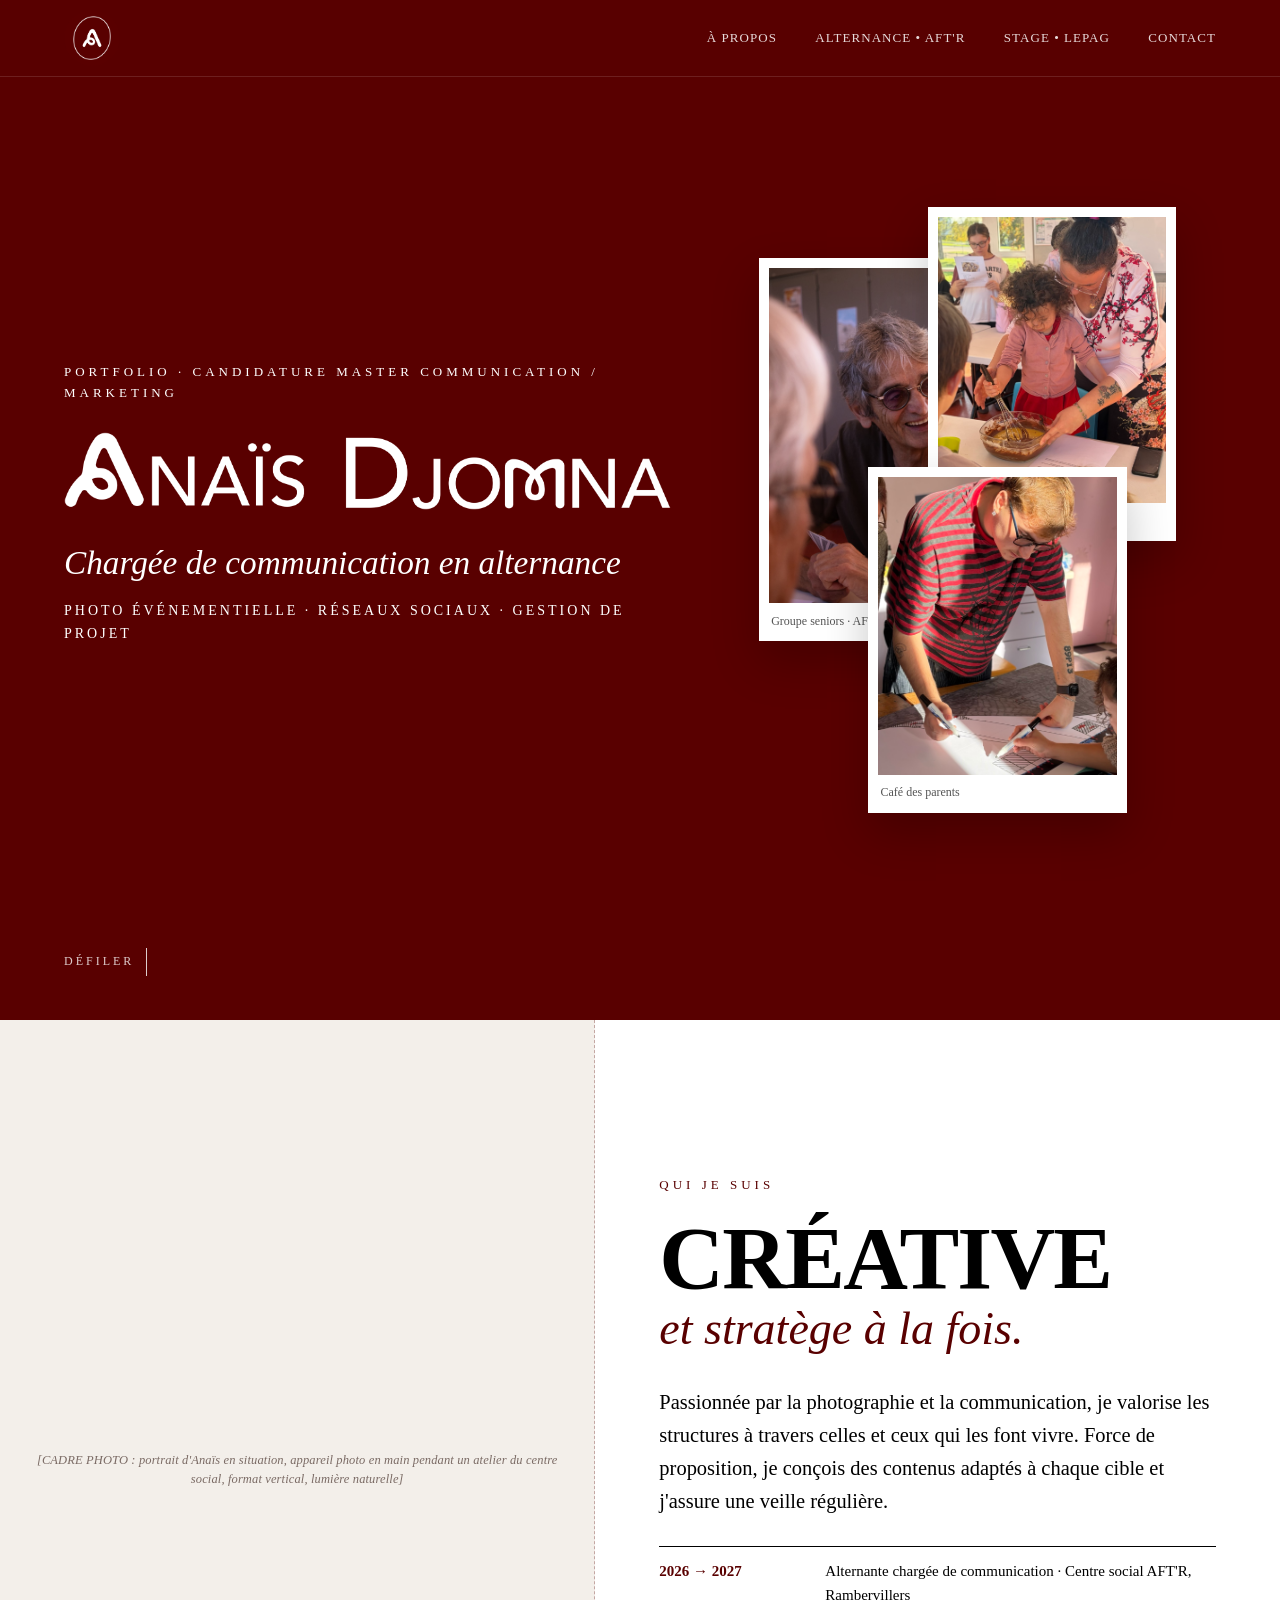
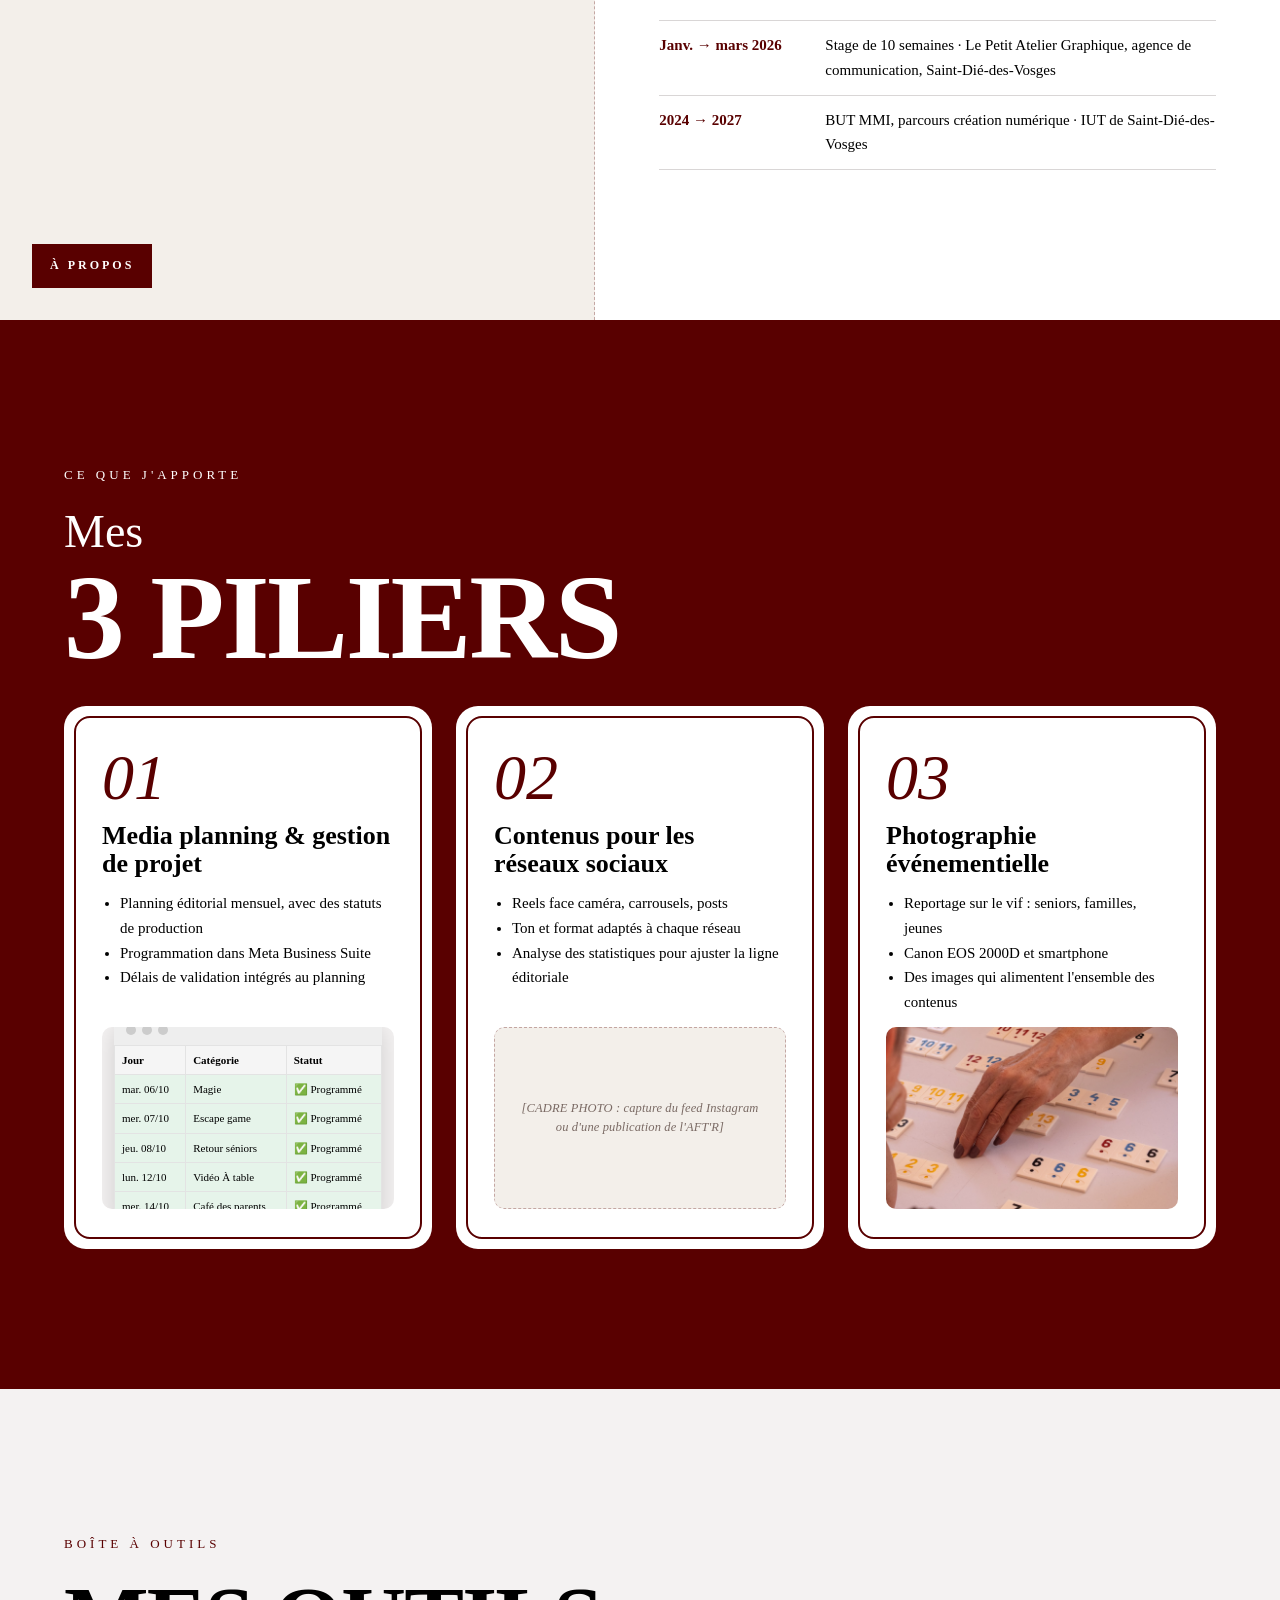
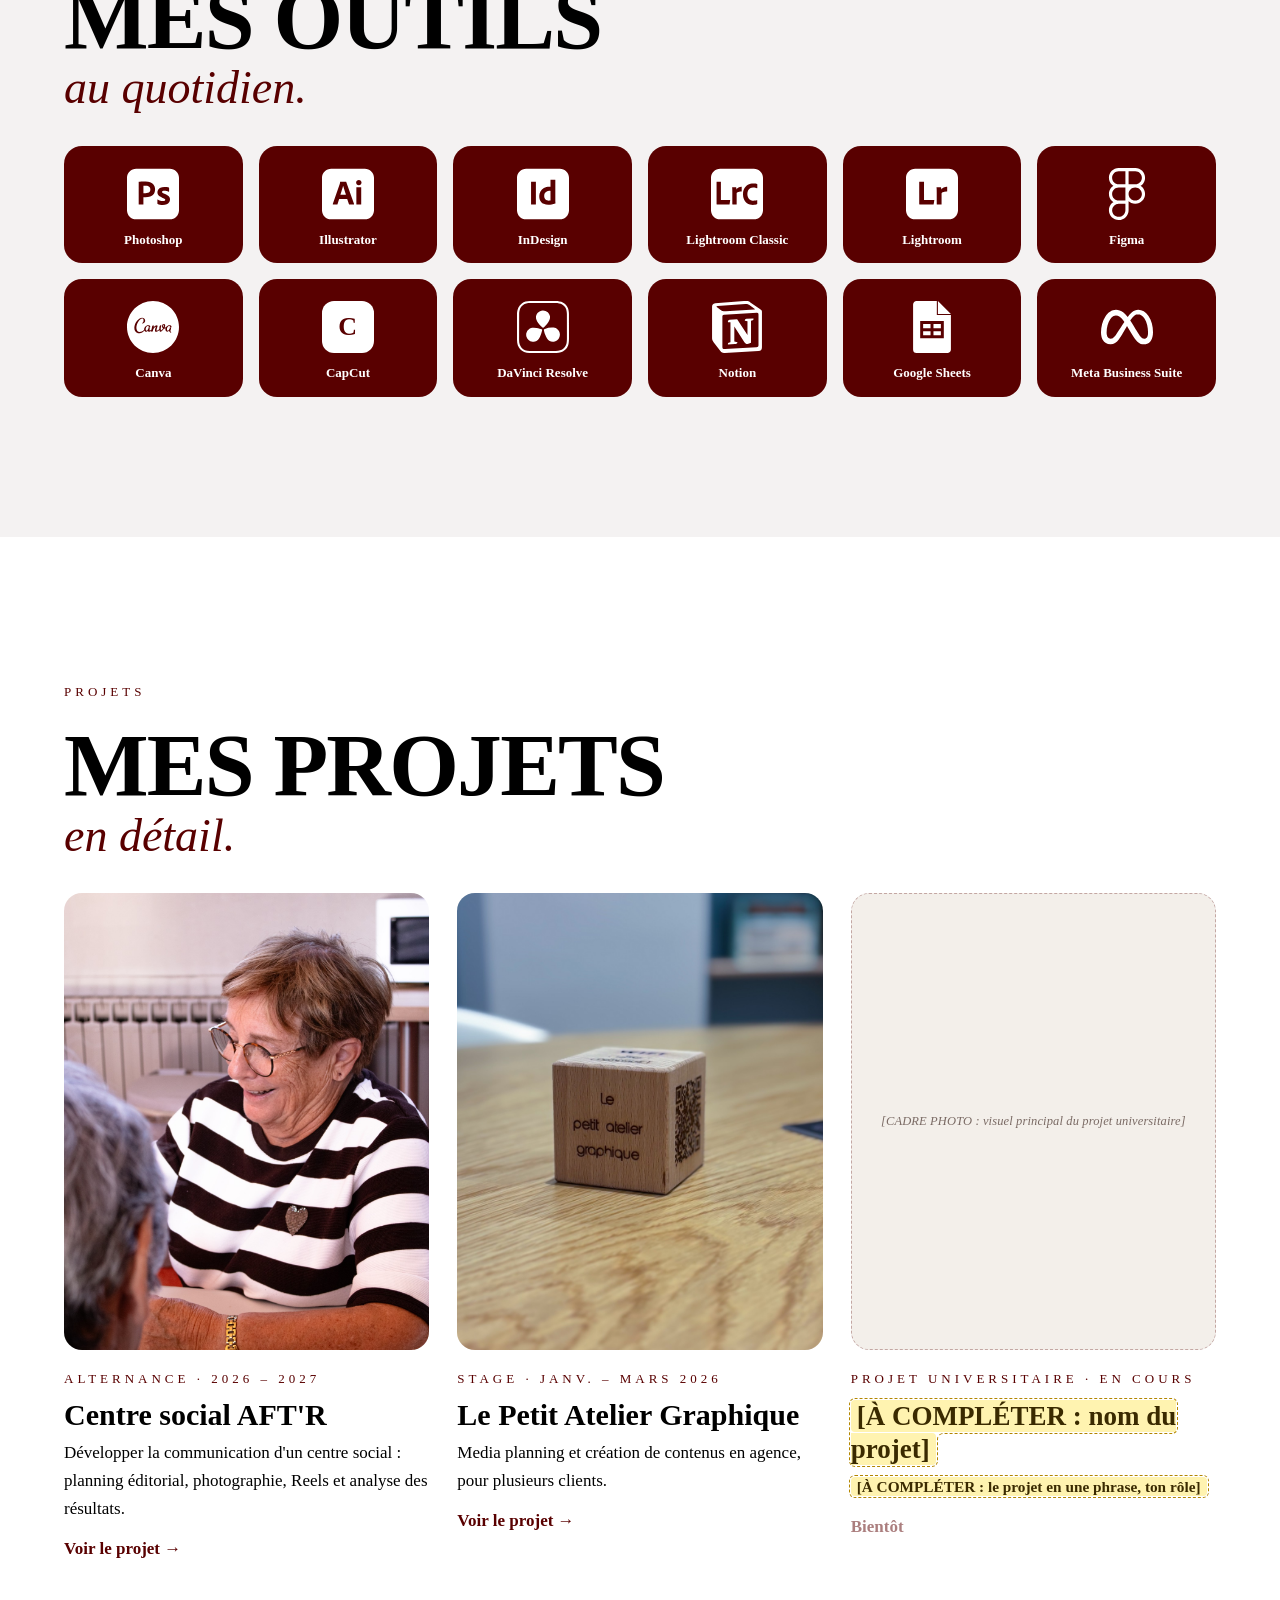
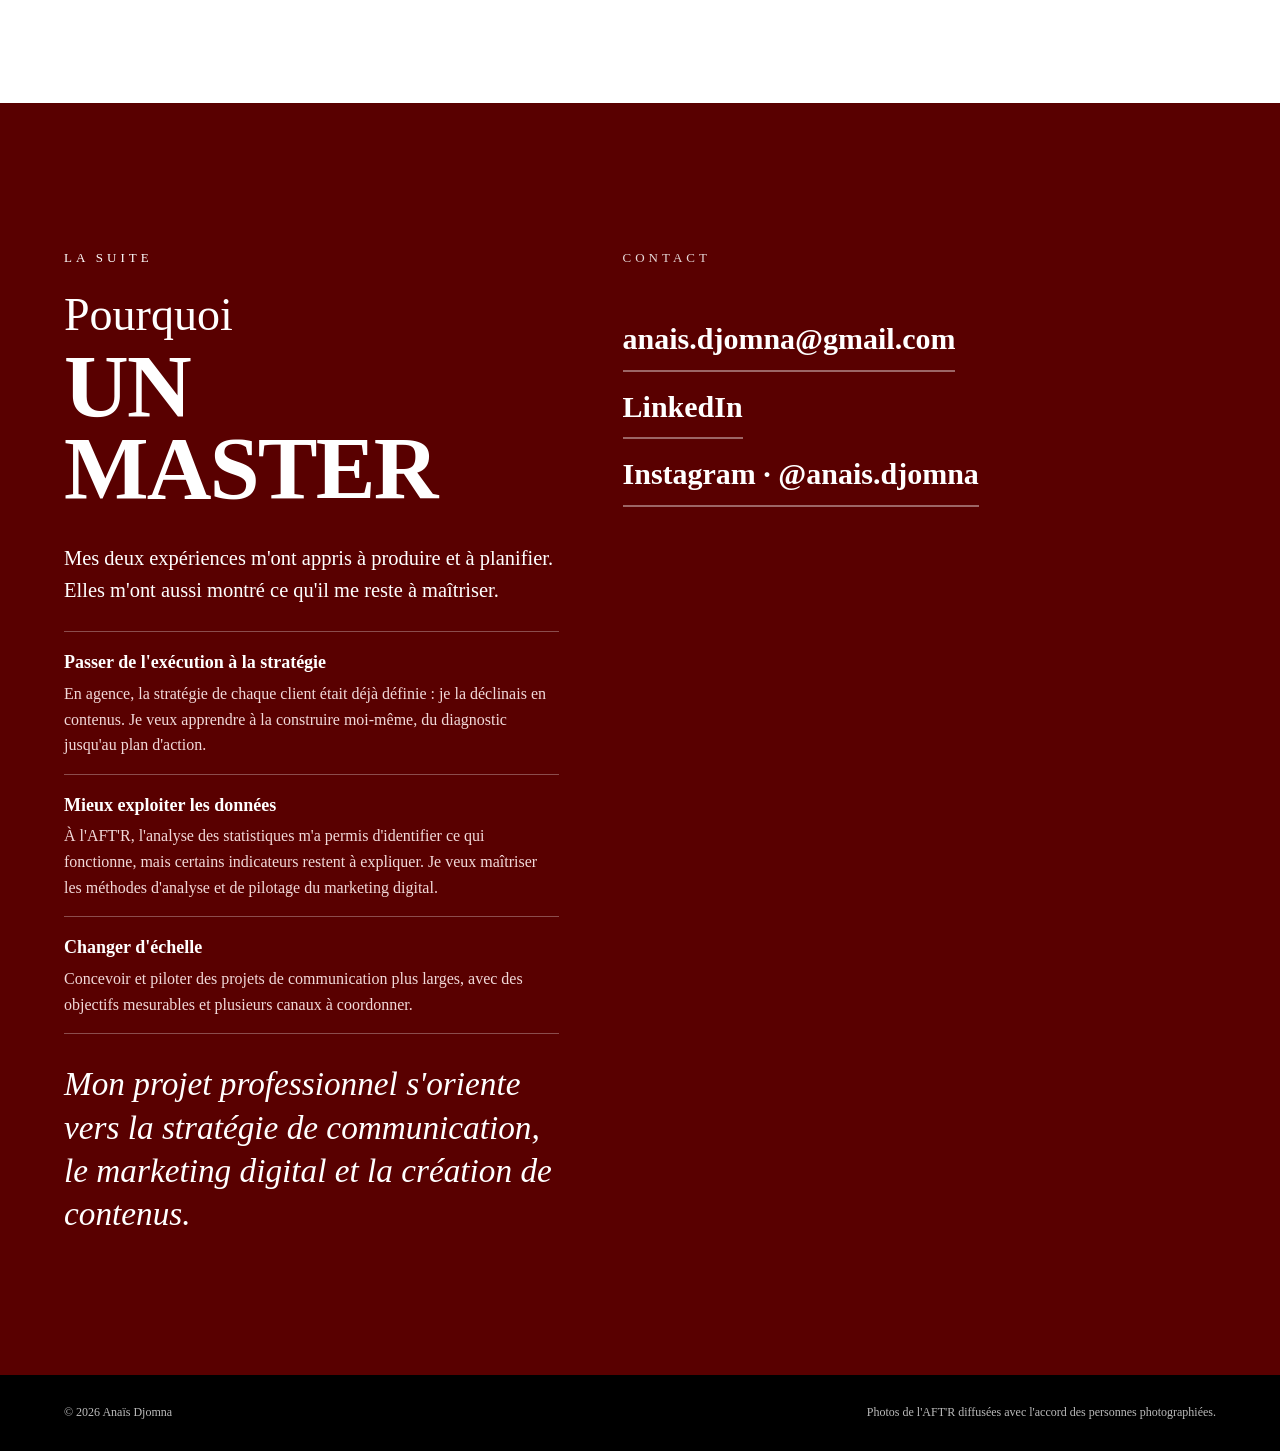
<file: index.html>
<!doctype html>
<html lang="fr">
<head>
<meta charset="utf-8">
<meta name="viewport" content="width=device-width, initial-scale=1">
<title>Anaïs Djomna · Portfolio</title>
<meta name="description" content="Portfolio de candidature en Master communication / marketing : photo événementielle, réseaux sociaux, gestion de projet.">
<link rel="preconnect" href="https://fonts.googleapis.com">
<link rel="preconnect" href="https://fonts.gstatic.com" crossorigin>
<link rel="stylesheet" href="https://fonts.googleapis.com/css2?family=Nunito+Sans:ital,wght@0,300;0,400;0,500;0,700;0,900;1,300&display=swap">
<link rel="icon" type="image/png" href="assets/brand/monogramme.png">
<link rel="stylesheet" href="css/style.css">
<script>document.documentElement.classList.add("js")</script>
</head>
<body>

<div class="progress" aria-hidden="true"></div>
<header class="topbar">
  <a class="brand" href="index.html" aria-label="Anaïs Djomna, retour à l'accueil"><img src="assets/brand/monogramme-blanc.png" alt="Anaïs Djomna" width="105" height="120"></a>
  <nav class="navbar" aria-label="Navigation principale"><a href="index.html#a-propos">À propos</a><a href="aftr.html">Alternance • AFT'R</a><a href="stage.html">Stage • LEPAG</a><a href="index.html#contact">Contact</a></nav>
  <button class="burger" type="button" aria-expanded="false" aria-controls="menu" aria-label="Ouvrir le menu"><span></span><span></span><span></span></button>
</header>
<nav class="menu" id="menu" aria-label="Menu principal" hidden>
  <ol>
    <li><a href="index.html#a-propos">À propos</a></li>
    <li><a href="aftr.html">Alternance • AFT'R</a></li>
    <li><a href="stage.html">Stage • LEPAG</a></li>
    <li><a href="index.html#contact">Contact</a></li>
  </ol>
</nav>

<main>
<!-- =====================================================
     01 · COUVERTURE (style A)
     ===================================================== -->
<section class="section section--a" id="couverture">
  <div class="wrap cover">
    <div>
      <p class="kicker reveal">Portfolio · Candidature Master communication / marketing</p>
      <h1 class="reveal d1 cover-logo"><img src="assets/brand/logo-blanc-grand.png" alt="Anaïs Djomna" width="1869" height="240"></h1>
      <p class="role reveal d2">Chargée de communication en alternance</p>
      <p class="meta reveal d3">Photo événementielle · Réseaux sociaux · Gestion de projet</p>
    </div>
    <div class="cover-photos" aria-hidden="false">
      <figure class="pola reveal d1"><img src="assets/img/seniors-2216.jpg" alt="Une participante du groupe seniors sourit pendant une partie de cartes"><figcaption>Groupe seniors · AFT'R</figcaption></figure>
      <figure class="pola reveal d2"><img src="assets/img/halloween-9510.jpg" alt="Une adulte et une enfant préparent une recette d'Halloween"><figcaption>Atelier cuisine d'Halloween</figcaption></figure>
      <figure class="pola reveal d3"><img src="assets/img/cafe-9031.jpg" alt="Un intervenant dessine avec les parents au Café des parents"><figcaption>Café des parents</figcaption></figure>
    </div>
  </div>
  <p class="scroll-hint">Défiler</p>
</section>

<!-- =====================================================
     À PROPOS + PARCOURS EN BREF (style B)
     ===================================================== -->
<section class="section--b split" id="a-propos">
  <div class="bleed">
    <div class="ph">[CADRE PHOTO : portrait d'Anaïs en situation, appareil photo en main pendant un atelier du centre social, format vertical, lumière naturelle]</div>
    <span class="tag">À propos</span>
  </div>
  <div class="content">
    <p class="kicker reveal">Qui je suis</p>
    <div class="title reveal d1">
      <span class="heavy md">Créative</span>
      <span class="light it">et stratège à la fois.</span>
    </div>
    <p class="lead reveal d2">Passionnée par la photographie et la communication, je valorise les structures à travers celles et ceux qui les font vivre. Force de proposition, je conçois des contenus adaptés à chaque cible et j'assure une veille régulière.</p>
    <ul class="mini-tl reveal d3">
      <li><b>2026 → 2027</b><span>Alternante chargée de communication · Centre social AFT'R, Rambervillers</span></li>
      <li><b>Janv. → mars 2026</b><span>Stage de 10 semaines · Le Petit Atelier Graphique, agence de communication, Saint-Dié-des-Vosges</span></li>
      <li><b>2024 → 2027</b><span>BUT MMI, parcours création numérique · IUT de Saint-Dié-des-Vosges</span></li>
    </ul>
  </div>
</section>

<!-- =====================================================
     MES 3 PILIERS (style A)
     ===================================================== -->
<section class="section section--a" id="piliers">
  <div class="wrap">
    <p class="kicker reveal">Ce que j'apporte</p>
    <div class="title reveal d1">
      <span class="light">Mes</span>
      <span class="heavy">3 piliers</span>
    </div>
    <div class="grid-3">
      <article class="pillar reveal">
        <div class="pillar-in">
          <span class="num">01</span>
          <h3>Media planning &amp; gestion de projet</h3>
          <ul>
            <li>Planning éditorial mensuel, avec des statuts de production</li>
            <li>Programmation dans Meta Business Suite</li>
            <li>Délais de validation intégrés au planning</li>
          </ul>
          <div class="thumb thumb--sheet" role="img" aria-label="Extrait de mon planning éditorial AFT'R, octobre 2026">
            <div class="screen">
              <div class="bar"><i></i><i></i><i></i></div>
              <table class="sheet" aria-hidden="true">
                <thead><tr><th>Jour</th><th>Catégorie</th><th>Statut</th></tr></thead>
                <tbody>
                  <tr class="ok"><td>mar. 06/10</td><td>Magie</td><td>✅ Programmé</td></tr>
                  <tr class="ok"><td>mer. 07/10</td><td>Escape game</td><td>✅ Programmé</td></tr>
                  <tr class="ok"><td>jeu. 08/10</td><td>Retour séniors</td><td>✅ Programmé</td></tr>
                  <tr class="ok"><td>lun. 12/10</td><td>Vidéo À table</td><td>✅ Programmé</td></tr>
                  <tr class="ok"><td>mer. 14/10</td><td>Café des parents</td><td>✅ Programmé</td></tr>
                </tbody>
              </table>
            </div>
          </div>
        </div>
      </article>
      <article class="pillar reveal d1">
        <div class="pillar-in">
          <span class="num">02</span>
          <h3>Contenus pour les réseaux sociaux</h3>
          <ul>
            <li>Reels face caméra, carrousels, posts</li>
            <li>Ton et format adaptés à chaque réseau</li>
            <li>Analyse des statistiques pour ajuster la ligne éditoriale</li>
          </ul>
          <div class="thumb"><div class="ph">[CADRE PHOTO : capture du feed Instagram ou d'une publication de l'AFT'R]</div></div>
        </div>
      </article>
      <article class="pillar reveal d2">
        <div class="pillar-in">
          <span class="num">03</span>
          <h3>Photographie événementielle</h3>
          <ul>
            <li>Reportage sur le vif : seniors, familles, jeunes</li>
            <li>Canon EOS 2000D et smartphone</li>
            <li>Des images qui alimentent l'ensemble des contenus</li>
          </ul>
          <div class="thumb"><img src="assets/img/seniors-2201.jpg" alt="Gros plan sur des mains qui posent des tuiles de jeu" loading="lazy"></div>
        </div>
      </article>
    </div>
  </div>
</section>

<!-- =====================================================
     BOÎTE À OUTILS (style B, vrais logos)
     ===================================================== -->
<section class="section section--b section--grey" id="outils" style="min-height:auto">
  <div class="wrap">
    <p class="kicker reveal">Boîte à outils</p>
    <div class="title reveal d1">
      <span class="heavy md">Mes outils</span>
      <span class="light it">au quotidien.</span>
    </div>
    <div class="logos reveal d2">
      <figure><img src="assets/logos/adobephotoshop.svg" alt=""><figcaption>Photoshop</figcaption></figure>
      <figure><img src="assets/logos/adobeillustrator.svg" alt=""><figcaption>Illustrator</figcaption></figure>
      <figure><img src="assets/logos/adobeindesign.svg" alt=""><figcaption>InDesign</figcaption></figure>
      <figure><img src="assets/logos/adobelightroomclassic.svg" alt=""><figcaption>Lightroom Classic</figcaption></figure>
      <figure><img src="assets/logos/adobelightroom.svg" alt=""><figcaption>Lightroom</figcaption></figure>
      <figure><img src="assets/logos/figma.svg" alt=""><figcaption>Figma</figcaption></figure>
      <figure><img src="assets/logos/canva.svg" alt=""><figcaption>Canva</figcaption></figure>
      <figure><span class="logo-txt" aria-hidden="true">C</span><figcaption>CapCut</figcaption></figure>
      <figure><img src="assets/logos/davinciresolve.svg" alt=""><figcaption>DaVinci Resolve</figcaption></figure>
      <figure><img src="assets/logos/notion.svg" alt=""><figcaption>Notion</figcaption></figure>
      <figure><img src="assets/logos/googlesheets.svg" alt=""><figcaption>Google Sheets</figcaption></figure>
      <figure><img src="assets/logos/meta.svg" alt=""><figcaption>Meta Business Suite</figcaption></figure>
    </div>
  </div>
</section>

<!-- =====================================================
     PROJETS (accueil)
     ===================================================== -->
<section class="section section--b" id="projets" style="min-height:auto">
  <div class="wrap">
    <p class="kicker reveal">Projets</p>
    <div class="title reveal d1">
      <span class="heavy md">Mes projets</span>
      <span class="light it">en détail.</span>
    </div>
    <div class="projects">
      <a class="project reveal" href="aftr.html">
        <div class="project-img"><img src="assets/img/seniors-2255.jpg" alt="Participante du groupe seniors qui sourit pendant un jeu" loading="lazy"></div>
        <p class="kicker">Alternance · 2026 – 2027</p>
        <h3>Centre social AFT'R</h3>
        <p>Développer la communication d'un centre social : planning éditorial, photographie, Reels et analyse des résultats.</p>
        <span class="more">Voir le projet →</span>
      </a>
      <a class="project reveal d1" href="stage.html">
        <div class="project-img"><img src="assets/img/stage-cube.jpg" alt="Cube en bois gravé « Le petit atelier graphique » posé sur un bureau" loading="lazy" style="object-position:center 52%"></div>
        <p class="kicker">Stage · janv. – mars 2026</p>
        <h3>Le Petit Atelier Graphique</h3>
        <p>Media planning et création de contenus en agence, pour plusieurs clients.</p>
        <span class="more">Voir le projet →</span>
      </a>
      <div class="project project--soon reveal d2">
        <div class="project-img"><div class="ph">[CADRE PHOTO : visuel principal du projet universitaire]</div></div>
        <p class="kicker">Projet universitaire · en cours</p>
        <h3><span class="missing">[À COMPLÉTER : nom du projet]</span></h3>
        <p><span class="missing">[À COMPLÉTER : le projet en une phrase, ton rôle]</span></p>
        <span class="more" style="opacity:.5">Bientôt</span>
      </div>
    </div>
  </div>
</section>

<!-- =====================================================
     17 · POURQUOI CE MASTER + CONTACT (style A)
     ===================================================== -->
<section class="section section--a" id="master">
  <div class="wrap grid-2">
    <div>
      <p class="kicker reveal">La suite</p>
      <div class="title reveal d1">
        <span class="light">Pourquoi</span>
        <span class="heavy md">un Master</span>
      </div>
      <p class="lead reveal d2">Mes deux expériences m'ont appris à produire et à planifier. Elles m'ont aussi montré ce qu'il me reste à maîtriser.</p>
      <ul class="reasons reveal d2">
        <li><b>Passer de l'exécution à la stratégie</b>En agence, la stratégie de chaque client était déjà définie : je la déclinais en contenus. Je veux apprendre à la construire moi-même, du diagnostic jusqu'au plan d'action.</li>
        <li><b>Mieux exploiter les données</b>À l'AFT'R, l'analyse des statistiques m'a permis d'identifier ce qui fonctionne, mais certains indicateurs restent à expliquer. Je veux maîtriser les méthodes d'analyse et de pilotage du marketing digital.</li>
        <li><b>Changer d'échelle</b>Concevoir et piloter des projets de communication plus larges, avec des objectifs mesurables et plusieurs canaux à coordonner.</li>
      </ul>
      <p class="quote reveal d3" style="margin-top:28px">Mon projet professionnel s'oriente vers la stratégie de communication, le marketing digital et la création de contenus.</p>
    </div>
    <div class="reveal d2">
      <p class="kicker" id="contact">Contact</p>
      <div class="contact-links">
        <a href="mailto:anais.djomna@gmail.com">anais.djomna@gmail.com</a>
        <a href="https://www.linkedin.com/in/ana%C3%AFs-djomna-1b5742347/" target="_blank" rel="noopener">LinkedIn</a>
        <a href="https://www.instagram.com/anais.djomna/" target="_blank" rel="noopener">Instagram · @anais.djomna</a>
      </div>
    </div>
  </div>
</section>

</main>

<footer class="footer">
  <span>© 2026 Anaïs Djomna</span>
  <span>Photos de l'AFT'R diffusées avec l'accord des personnes photographiées.</span>
</footer>

<script src="js/main.js"></script>
</body>
</html>
</file>
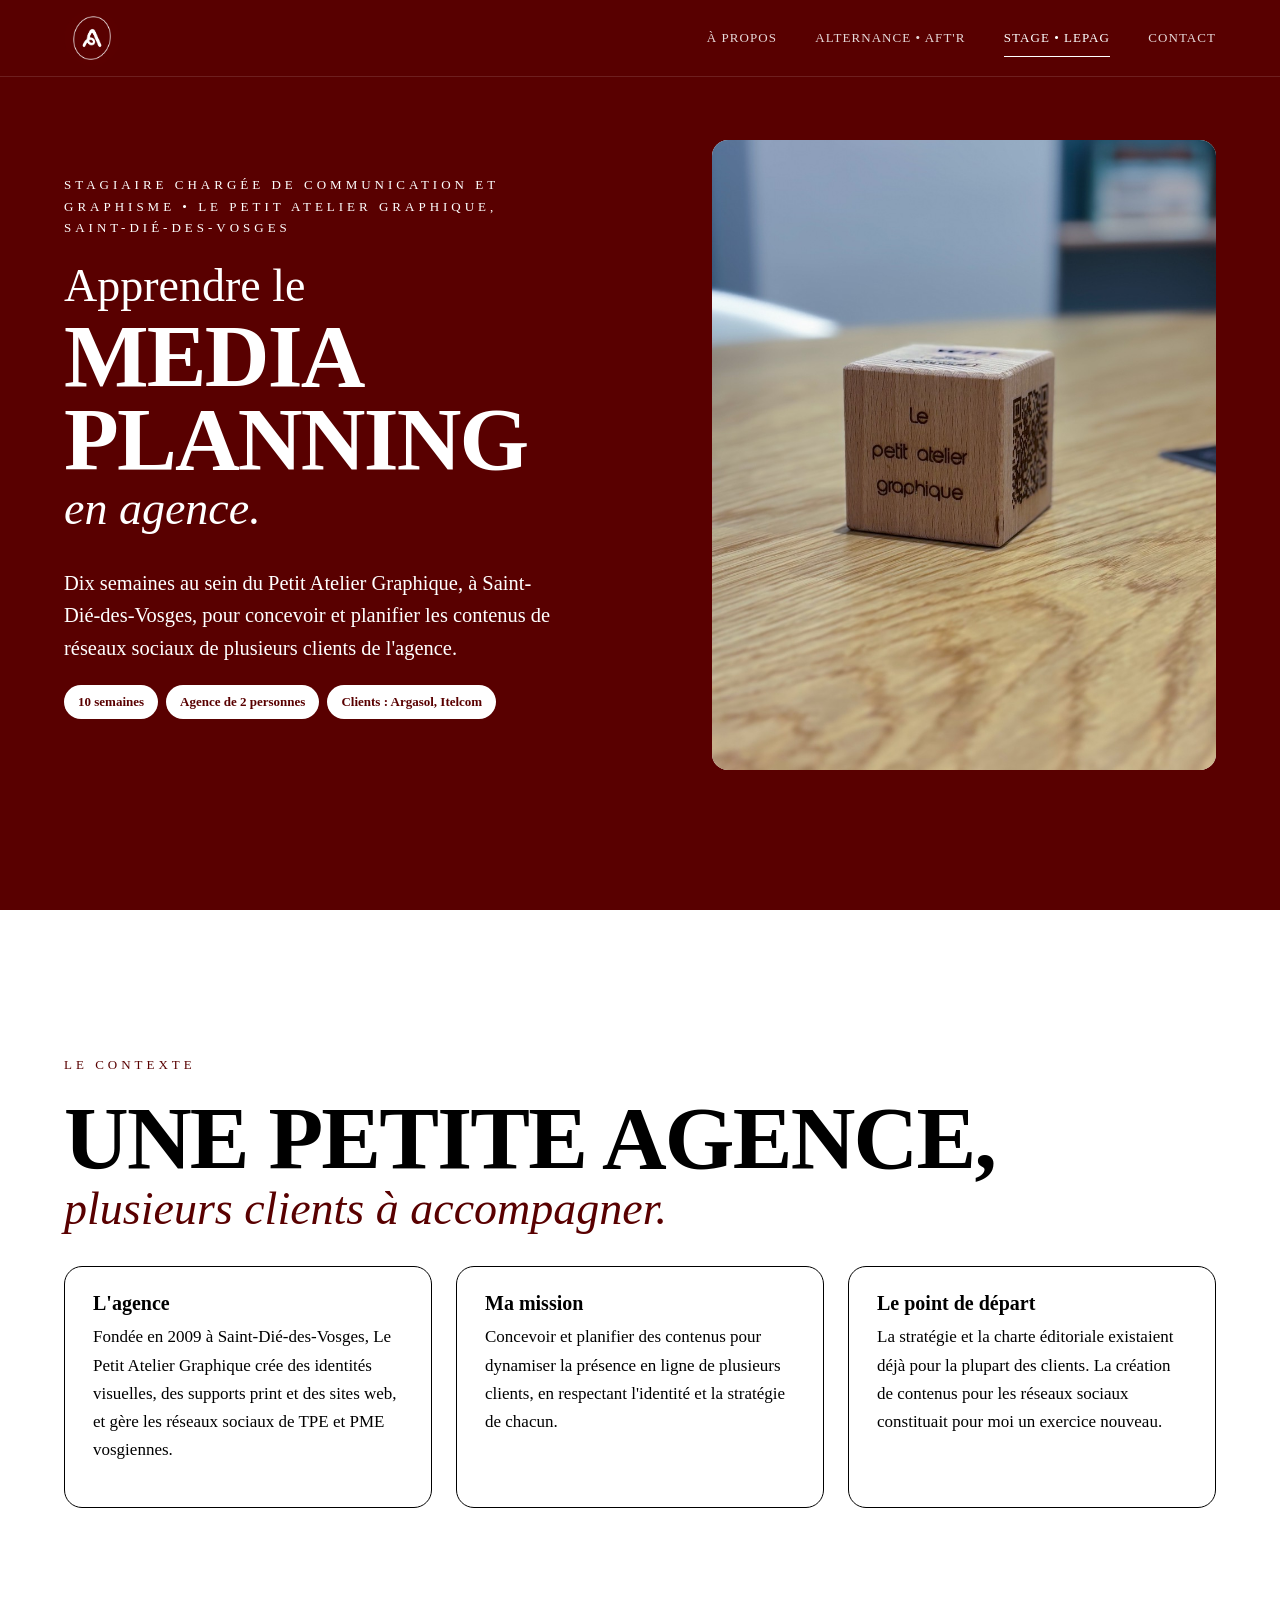
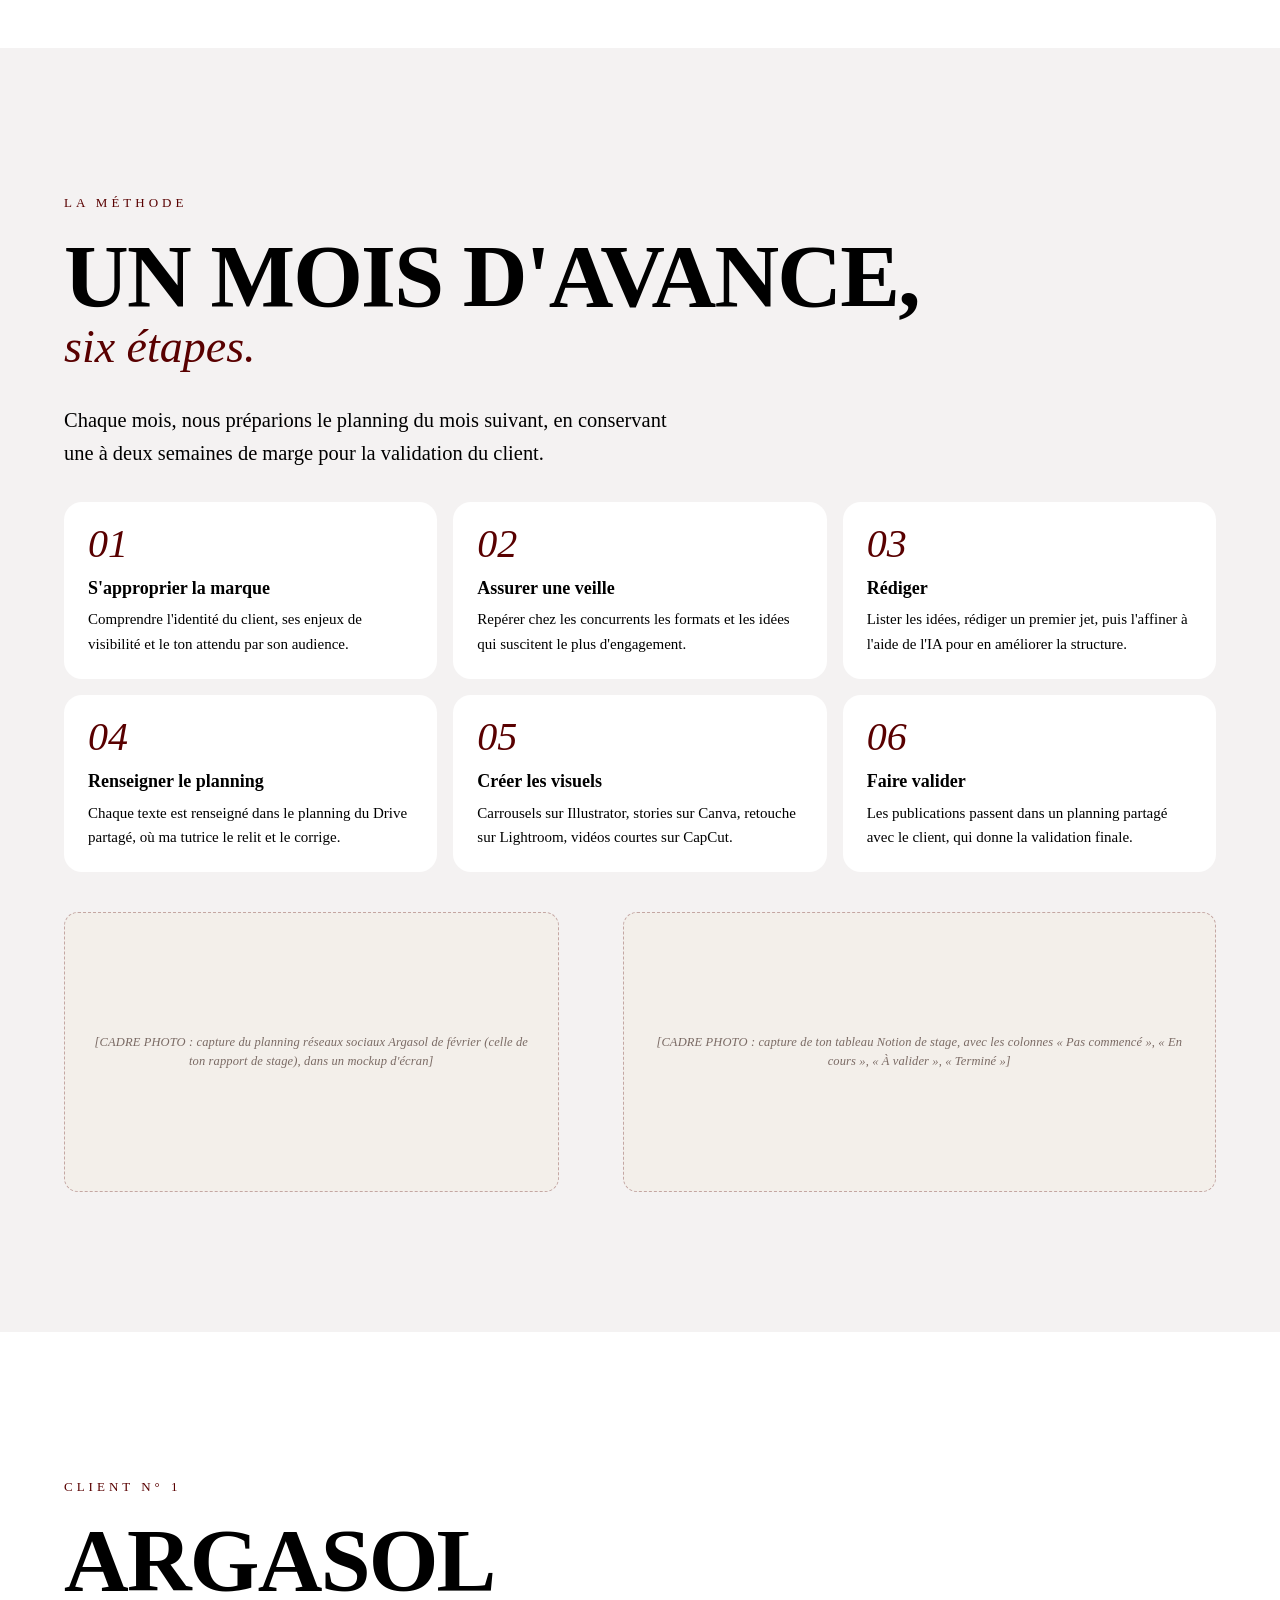
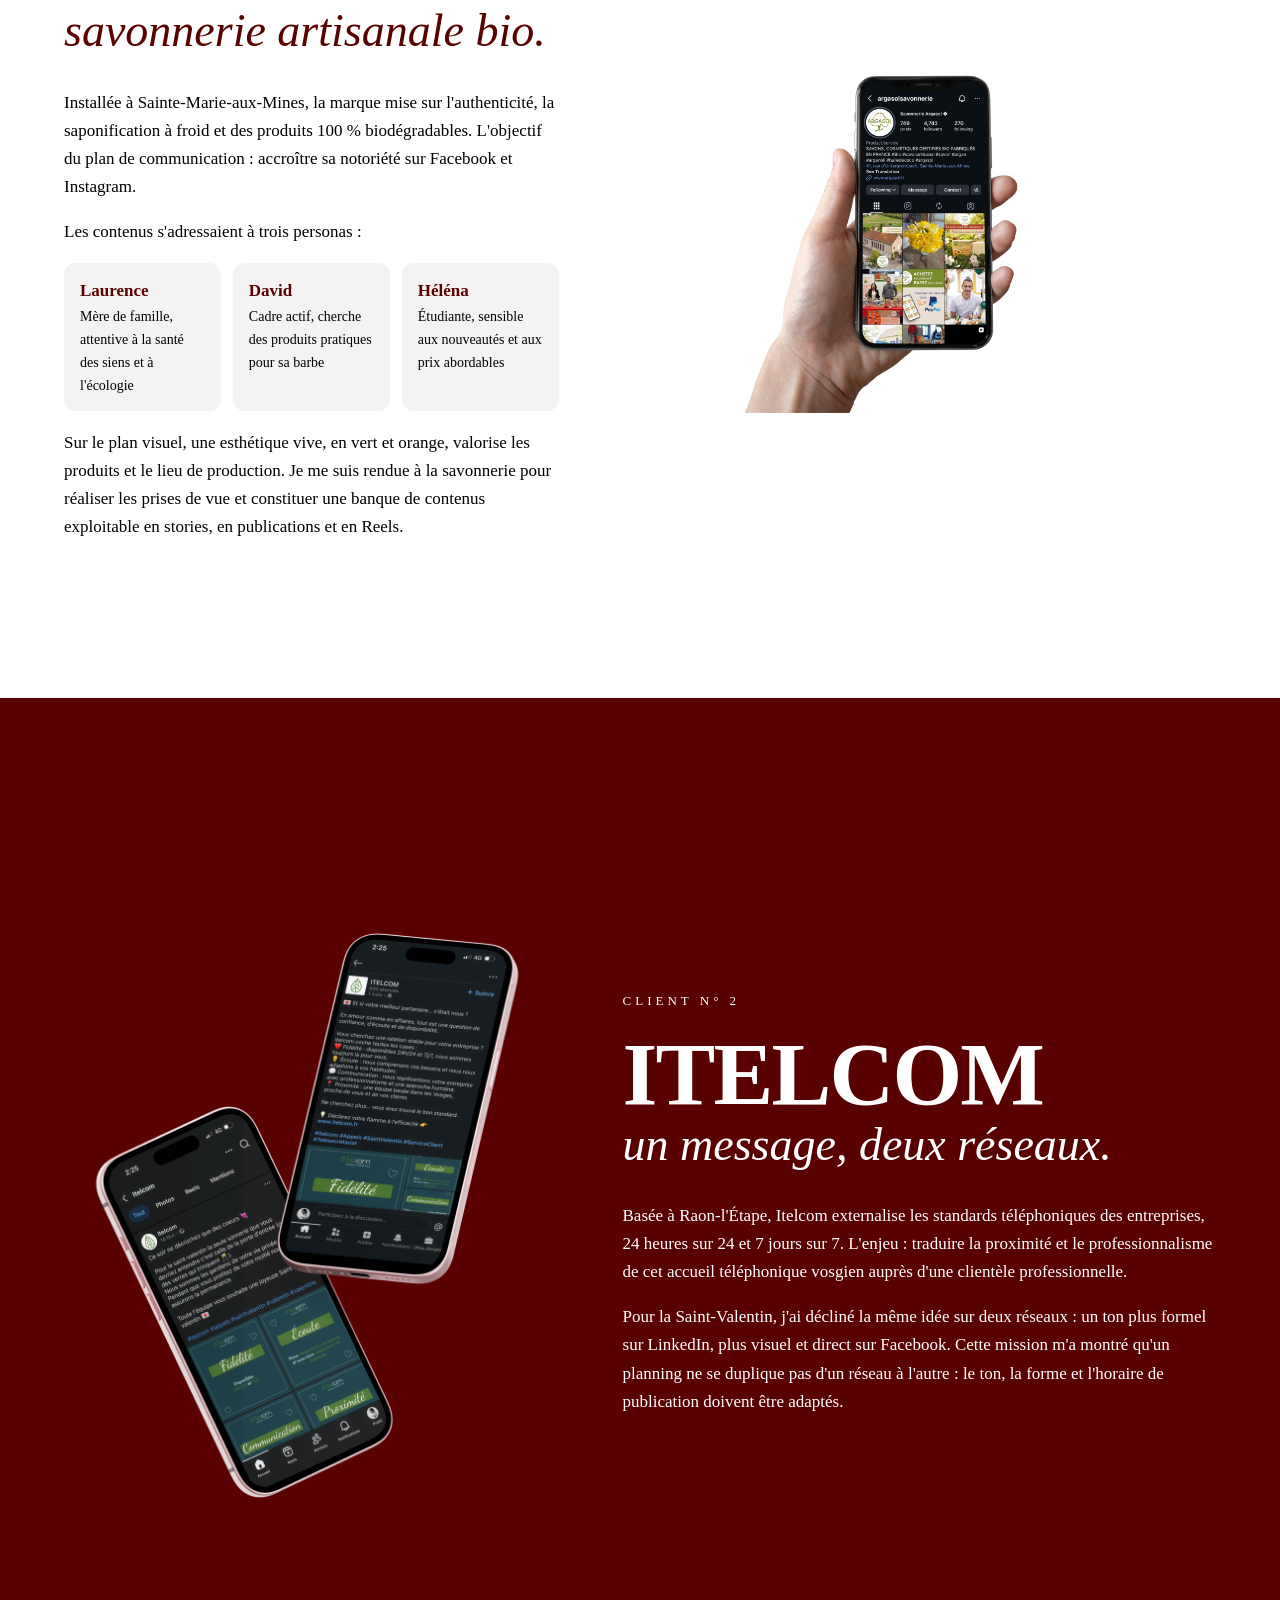
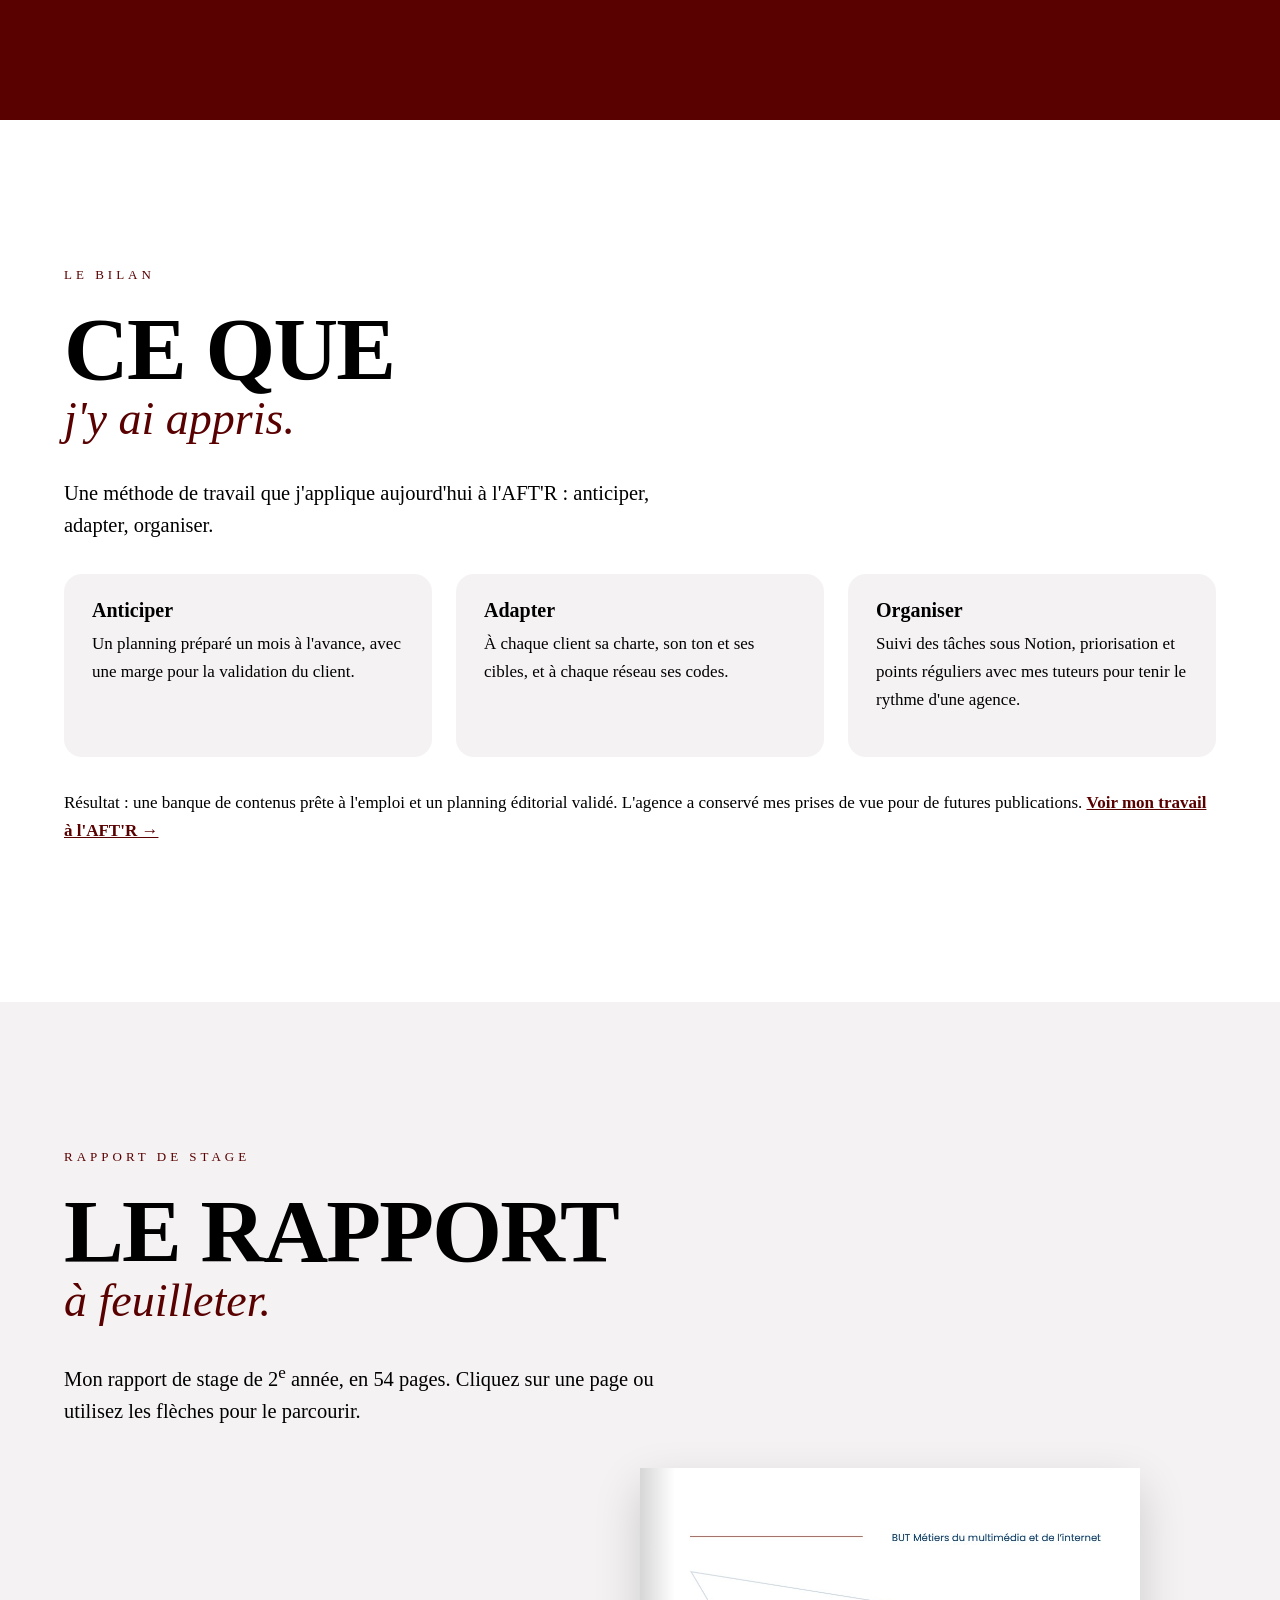
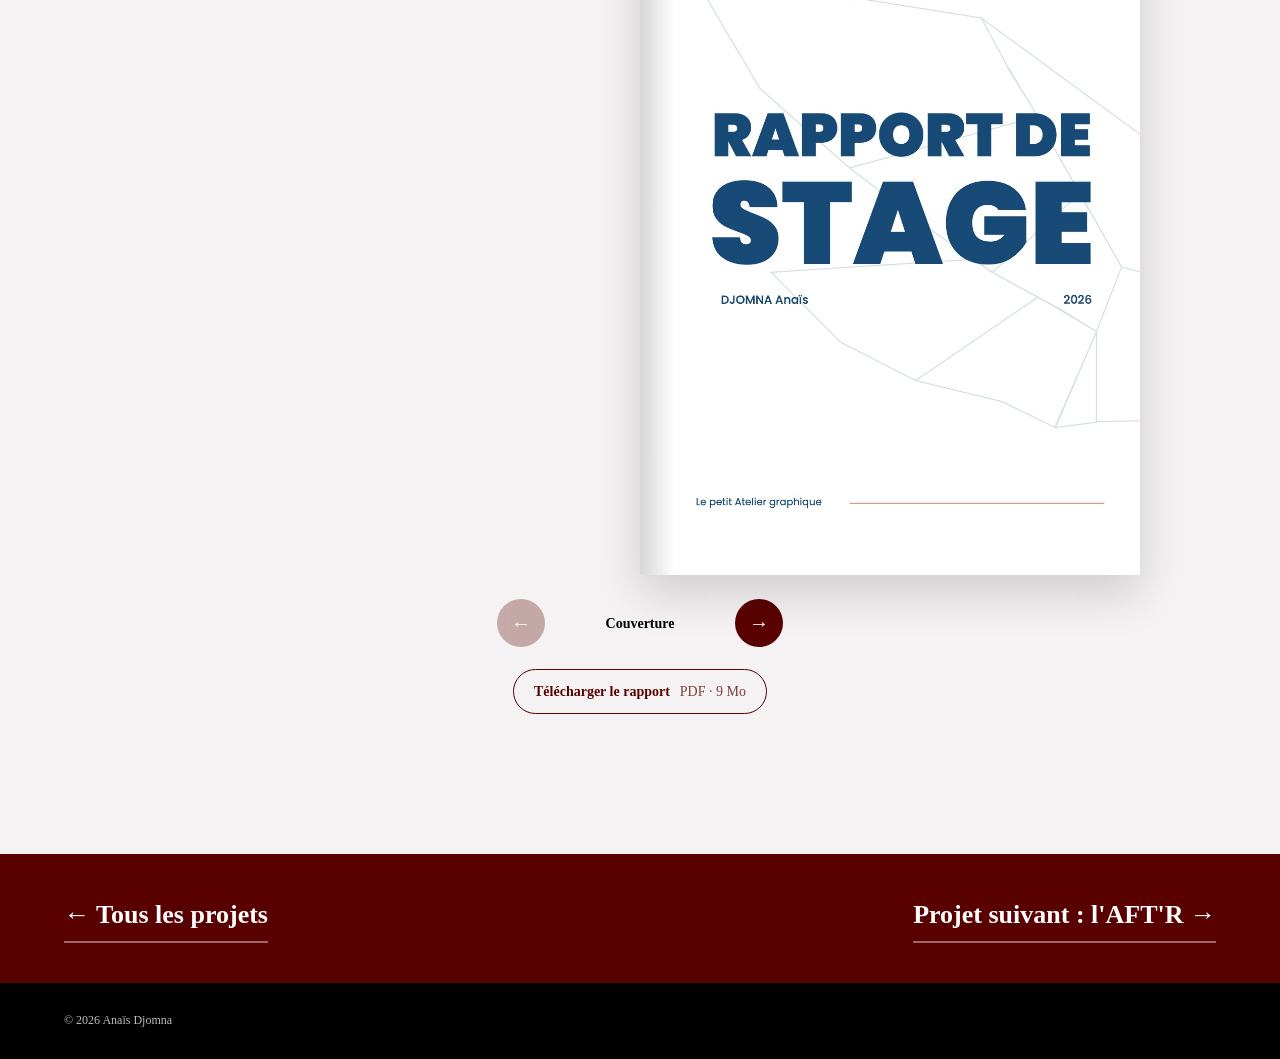
<file: stage.html>
<!doctype html>
<html lang="fr">
<head>
<meta charset="utf-8">
<meta name="viewport" content="width=device-width, initial-scale=1">
<title>Stage · Le Petit Atelier Graphique · Anaïs Djomna</title>
<meta name="description" content="Portfolio de candidature en Master communication / marketing : photo événementielle, réseaux sociaux, gestion de projet.">
<link rel="preconnect" href="https://fonts.googleapis.com">
<link rel="preconnect" href="https://fonts.gstatic.com" crossorigin>
<link rel="stylesheet" href="https://fonts.googleapis.com/css2?family=Nunito+Sans:ital,wght@0,300;0,400;0,500;0,700;0,900;1,300&display=swap">
<link rel="icon" type="image/png" href="assets/brand/monogramme.png">
<link rel="stylesheet" href="css/style.css">
<script>document.documentElement.classList.add("js")</script>
</head>
<body>

<div class="progress" aria-hidden="true"></div>
<header class="topbar">
  <a class="brand" href="index.html" aria-label="Anaïs Djomna, retour à l'accueil"><img src="assets/brand/monogramme-blanc.png" alt="Anaïs Djomna" width="105" height="120"></a>
  <nav class="navbar" aria-label="Navigation principale"><a href="index.html#a-propos">À propos</a><a href="aftr.html">Alternance • AFT'R</a><a href="stage.html" aria-current="page">Stage • LEPAG</a><a href="index.html#contact">Contact</a></nav>
  <button class="burger" type="button" aria-expanded="false" aria-controls="menu" aria-label="Ouvrir le menu"><span></span><span></span><span></span></button>
</header>
<nav class="menu" id="menu" aria-label="Menu principal" hidden>
  <ol>
    <li><a href="index.html#a-propos">À propos</a></li>
    <li><a href="aftr.html">Alternance • AFT'R</a></li>
    <li><a href="stage.html">Stage • LEPAG</a></li>
    <li><a href="index.html#contact">Contact</a></li>
  </ol>
</nav>

<main>
<!-- =====================================================
     STAGE · OUVERTURE (style A)
     ===================================================== -->
<section class="section section--a" id="stage">
  <div class="wrap grid-2" style="align-items:center">
    <div>
      <p class="kicker reveal">Stagiaire chargée de communication et graphisme • Le Petit Atelier Graphique, Saint-Dié-des-Vosges</p>
      <div class="title reveal d1">
        <span class="light">Apprendre le</span>
        <span class="heavy md">media planning</span>
        <span class="light it">en agence.</span>
      </div>
      <p class="lead reveal d2">Dix semaines au sein du Petit Atelier Graphique, à Saint-Dié-des-Vosges, pour concevoir et planifier les contenus de réseaux sociaux de plusieurs clients de l'agence.</p>
      <ul class="pills reveal d3">
        <li>10 semaines</li><li>Agence de 2 personnes</li><li>Clients : Argasol, Itelcom</li>
      </ul>
    </div>
    <figure class="mock hero-photo reveal d2" style="margin:0"><img src="assets/img/stage-cube.jpg" alt="Cube en bois gravé « Le petit atelier graphique », posé sur un bureau de l'agence" style="object-position:center 55%"></figure>
  </div>
</section>

<!-- =====================================================
     STAGE · CONTEXTE (style B)
     ===================================================== -->
<section class="section section--b" id="stage-contexte" style="min-height:auto">
  <div class="wrap">
    <p class="kicker reveal">Le contexte</p>
    <div class="title reveal d1">
      <span class="heavy md">Une petite agence,</span>
      <span class="light it">plusieurs clients à accompagner.</span>
    </div>
    <div class="grid-3">
      <div class="card line reveal">
        <h3>L'agence</h3>
        <p>Fondée en 2009 à Saint-Dié-des-Vosges, Le Petit Atelier Graphique crée des identités visuelles, des supports print et des sites web, et gère les réseaux sociaux de TPE et PME vosgiennes.</p>
      </div>
      <div class="card line reveal d1">
        <h3>Ma mission</h3>
        <p>Concevoir et planifier des contenus pour dynamiser la présence en ligne de plusieurs clients, en respectant l'identité et la stratégie de chacun.</p>
      </div>
      <div class="card line reveal d2">
        <h3>Le point de départ</h3>
        <p>La stratégie et la charte éditoriale existaient déjà pour la plupart des clients. La création de contenus pour les réseaux sociaux constituait pour moi un exercice nouveau.</p>
      </div>
    </div>
  </div>
</section>

<!-- =====================================================
     STAGE · MÉTHODE (style B gris)
     ===================================================== -->
<section class="section section--b section--grey" id="stage-methode" style="min-height:auto">
  <div class="wrap">
    <p class="kicker reveal">La méthode</p>
    <div class="title reveal d1">
      <span class="heavy md">Un mois d'avance,</span>
      <span class="light it">six étapes.</span>
    </div>
    <p class="lead reveal d2">Chaque mois, nous préparions le planning du mois suivant, en conservant une à deux semaines de marge pour la validation du client.</p>
    <ol class="process">
      <li class="reveal"><b>S'approprier la marque</b>Comprendre l'identité du client, ses enjeux de visibilité et le ton attendu par son audience.</li>
      <li class="reveal d1"><b>Assurer une veille</b>Repérer chez les concurrents les formats et les idées qui suscitent le plus d'engagement.</li>
      <li class="reveal d2"><b>Rédiger</b>Lister les idées, rédiger un premier jet, puis l'affiner à l'aide de l'IA pour en améliorer la structure.</li>
      <li class="reveal"><b>Renseigner le planning</b>Chaque texte est renseigné dans le planning du Drive partagé, où ma tutrice le relit et le corrige.</li>
      <li class="reveal d1"><b>Créer les visuels</b>Carrousels sur Illustrator, stories sur Canva, retouche sur Lightroom, vidéos courtes sur CapCut.</li>
      <li class="reveal d2"><b>Faire valider</b>Les publications passent dans un planning partagé avec le client, qui donne la validation finale.</li>
    </ol>
    <div class="grid-2" style="margin-top:40px;align-items:stretch">
      <div class="ph reveal" style="min-height:280px">[CADRE PHOTO : capture du planning réseaux sociaux Argasol de février (celle de ton rapport de stage), dans un mockup d'écran]</div>
      <div class="ph reveal d1" style="min-height:280px">[CADRE PHOTO : capture de ton tableau Notion de stage, avec les colonnes « Pas commencé », « En cours », « À valider », « Terminé »]</div>
    </div>
  </div>
</section>

<!-- =====================================================
     STAGE · ARGASOL (style B)
     ===================================================== -->
<section class="section section--b" id="stage-argasol" style="min-height:auto">
  <div class="wrap grid-2" style="align-items:center">
    <div>
      <p class="kicker reveal">Client n° 1</p>
      <div class="title reveal d1">
        <span class="heavy md">Argasol</span>
        <span class="light it">savonnerie artisanale bio.</span>
      </div>
      <p class="reveal d2">Installée à Sainte-Marie-aux-Mines, la marque mise sur l'authenticité, la saponification à froid et des produits 100 % biodégradables. L'objectif du plan de communication : accroître sa notoriété sur Facebook et Instagram.</p>
      <p class="reveal d2">Les contenus s'adressaient à trois personas :</p>
      <div class="personas reveal d3">
        <div class="persona"><b>Laurence</b>Mère de famille, attentive à la santé des siens et à l'écologie</div>
        <div class="persona"><b>David</b>Cadre actif, cherche des produits pratiques pour sa barbe</div>
        <div class="persona"><b>Héléna</b>Étudiante, sensible aux nouveautés et aux prix abordables</div>
      </div>
      <p class="reveal d3" style="margin-top:18px">Sur le plan visuel, une esthétique vive, en vert et orange, valorise les produits et le lieu de production. Je me suis rendue à la savonnerie pour réaliser les prises de vue et constituer une banque de contenus exploitable en stories, en publications et en Reels.</p>
    </div>
    <figure class="mock reveal d2" style="margin:0"><img src="assets/img/stage-argasol-insta.jpg" alt="Profil Instagram de la savonnerie Argasol sur smartphone" loading="lazy"></figure>
  </div>
</section>

<!-- =====================================================
     STAGE · ITELCOM (style A)
     ===================================================== -->
<section class="section section--a" id="stage-itelcom" style="min-height:auto">
  <div class="wrap grid-2" style="align-items:center">
    <figure class="mock reveal" style="margin:0;background:transparent"><img src="assets/img/stage-insta-mockup.png" alt="La publication Saint-Valentin d'Itelcom sur Facebook et sur LinkedIn" loading="lazy"></figure>
    <div>
      <p class="kicker reveal">Client n° 2</p>
      <div class="title reveal d1">
        <span class="heavy md">Itelcom</span>
        <span class="light it">un message, deux réseaux.</span>
      </div>
      <p class="reveal d2">Basée à Raon-l'Étape, Itelcom externalise les standards téléphoniques des entreprises, 24 heures sur 24 et 7 jours sur 7. L'enjeu : traduire la proximité et le professionnalisme de cet accueil téléphonique vosgien auprès d'une clientèle professionnelle.</p>
      <p class="reveal d2">Pour la Saint-Valentin, j'ai décliné la même idée sur deux réseaux : un ton plus formel sur LinkedIn, plus visuel et direct sur Facebook. Cette mission m'a montré qu'un planning ne se duplique pas d'un réseau à l'autre : le ton, la forme et l'horaire de publication doivent être adaptés.</p>
    </div>
  </div>
</section>

<!-- =====================================================
     STAGE · BILAN (style B)
     ===================================================== -->
<section class="section section--b" id="stage-bilan" style="min-height:auto">
  <div class="wrap">
    <p class="kicker reveal">Le bilan</p>
    <div class="title reveal d1">
      <span class="heavy md">Ce que</span>
      <span class="light it">j'y ai appris.</span>
    </div>
    <p class="lead reveal d2">Une méthode de travail que j'applique aujourd'hui à l'AFT'R : anticiper, adapter, organiser.</p>
    <div class="grid-3" style="margin-top:32px">
      <div class="card reveal" style="background:var(--grey-1)">
        <h3>Anticiper</h3>
        <p>Un planning préparé un mois à l'avance, avec une marge pour la validation du client.</p>
      </div>
      <div class="card reveal d1" style="background:var(--grey-1)">
        <h3>Adapter</h3>
        <p>À chaque client sa charte, son ton et ses cibles, et à chaque réseau ses codes.</p>
      </div>
      <div class="card reveal d2" style="background:var(--grey-1)">
        <h3>Organiser</h3>
        <p>Suivi des tâches sous Notion, priorisation et points réguliers avec mes tuteurs pour tenir le rythme d'une agence.</p>
      </div>
    </div>
    <p class="reveal" style="margin-top:32px">Résultat : une banque de contenus prête à l'emploi et un planning éditorial validé. L'agence a conservé mes prises de vue pour de futures publications. <a href="aftr.html" style="color:var(--bordeaux);font-weight:700">Voir mon travail à l'AFT'R →</a></p>
  </div>
</section>

<!-- =====================================================
     STAGE · RAPPORT À FEUILLETER
     ===================================================== -->
<section class="section section--b section--grey" id="rapport" style="min-height:auto">
  <div class="wrap">
    <p class="kicker reveal">Rapport de stage</p>
    <div class="title reveal d1">
      <span class="heavy md">Le rapport</span>
      <span class="light it">à feuilleter.</span>
    </div>
    <p class="lead reveal d2">Mon rapport de stage de 2<sup>e</sup> année, en 54 pages. Cliquez sur une page ou utilisez les flèches pour le parcourir.</p>
    <div class="book reveal d2" data-pages="54" data-src="assets/rapport/p{n}.jpg" tabindex="0" role="group" aria-label="Rapport de stage à feuilleter">
      <div class="book-stage">
        <div class="bk-page bk-left"><img alt=""></div>
        <div class="bk-page bk-right"><img alt=""></div>
        <div class="bk-leaf" hidden><div class="bk-face bk-front"><img alt=""></div><div class="bk-face bk-back"><img alt=""></div></div>
      </div>
      <div class="book-nav">
        <button class="bk-prev" type="button" aria-label="Pages précédentes">←</button>
        <span class="bk-count" aria-live="polite"></span>
        <button class="bk-next" type="button" aria-label="Pages suivantes">→</button>
      </div>
    </div>
    <p class="book-dl reveal"><a class="btn-dl" href="assets/docs/rapport-de-stage-anais-djomna.pdf" download>Télécharger le rapport <span>PDF · 9 Mo</span></a></p>
  </div>
</section>

<nav class="next-nav" aria-label="Autres projets">
  <a href="index.html#projets">← Tous les projets</a>
  <a href="aftr.html">Projet suivant : l'AFT'R →</a>
</nav>

</main>

<footer class="footer">
  <span>© 2026 Anaïs Djomna</span>
</footer>

<script src="js/main.js"></script>
</body>
</html>
</file>
<file: css/style.css>
/* =========================================================
   Portfolio Anaïs Djomna — feuille de style
   Charte : Avenir · #FFFFFF · #000000 · #590000
   A = « Bordeaux éditorial » (ouvertures, réseaux sociaux)
   B = « Galerie vivante » (pages photo)
   ========================================================= */

:root {
  --bordeaux: #590000;
  --bordeaux-deep: #3f0000;
  --rose: #f2d9d9;
  --white: #ffffff;
  --black: #000000;
  --grey-1: #f4f2f2;
  --grey-2: #d9d6d6;
  --grey-text: #555555;
  --font: "Avenir Next", Avenir;
  --gutter: clamp(16px, 5vw, 80px);
  --max: 1320px;
  --radius: 14px;
  --ease: cubic-bezier(.2, .7, .2, 1);
}

*, *::before, *::after { box-sizing: border-box; }
html { scroll-behavior: smooth; -webkit-text-size-adjust: 100%; overflow-x: clip; }
body {
  margin: 0;
  background: var(--white);
  color: var(--black);
  font-family: var(--font);
  font-size: 17px;
  line-height: 1.65;
  overflow-x: hidden;
}
img, video { display: block; max-width: 100%; }
a { color: inherit; }
p { margin: 0 0 1em; }
h1, h2, h3, h4 { margin: 0; line-height: 1; }

/* ---------- Navigation fixe ---------- */
.topbar {
  position: fixed; inset: 0 0 auto 0; z-index: 50;
  display: flex; align-items: center; justify-content: space-between;
  padding: 14px var(--gutter);
  font-size: 12px; letter-spacing: 3px; text-transform: uppercase; font-weight: 700;
  pointer-events: none;
}
.topbar a { pointer-events: auto; text-decoration: none; color: var(--white); background: var(--bordeaux); padding: 7px 14px; border-radius: 999px; box-shadow: 0 0 0 1px rgba(255,255,255,.25); }
.topbar a:focus-visible { outline: 3px solid var(--black); outline-offset: 2px; }
.progress {
  position: fixed; top: 0; left: 0; height: 3px; width: 100%; z-index: 51;
  background: var(--bordeaux); transform-origin: left; transform: scaleX(0);
}

/* ---------- Sections ---------- */
.section {
  position: relative;
  min-height: 100vh;
  padding: clamp(80px, 11vw, 140px) var(--gutter);
  overflow: hidden;
}
.section--a { background: var(--bordeaux); color: var(--white); }
.section--b { background: var(--white); color: var(--black); }
.section--grey { background: var(--grey-1); }
.wrap { max-width: var(--max); margin: 0 auto; position: relative; }

.kicker {
  display: inline-block;
  font-size: 13px; letter-spacing: 4px; text-transform: uppercase; font-weight: 500;
  margin-bottom: 22px;
}
.section--b .kicker { color: var(--bordeaux); }
.section--a .kicker { opacity: .85; }

/* Titres façon planche A : Heavy capitales + light italique */
.title { display: flex; flex-direction: column; gap: 4px; margin-bottom: 32px; }
.title .light { font-size: clamp(26px, 3.6vw, 46px); font-weight: 300; line-height: 1.1; }
.title .light.it { font-style: italic; }
.title .heavy {
  font-size: clamp(54px, 9.5vw, 128px); font-weight: 900; line-height: .92;
  letter-spacing: -.02em; text-transform: uppercase;
}
.title .heavy.md { font-size: clamp(44px, 7vw, 96px); }
.section--b .title .light.it { color: var(--bordeaux); }

.lead { font-size: clamp(18px, 1.6vw, 21px); line-height: 1.6; max-width: 620px; }
.muted { color: var(--grey-text); }
.section--a .muted { color: var(--rose); }
.small { font-size: 13px; }
.source { font-size: 12px; opacity: .8; margin-top: 10px; }

.grid-2 { display: grid; grid-template-columns: minmax(0, 1fr) minmax(0, 1.2fr); gap: clamp(32px, 5vw, 72px); align-items: start; }
.grid-3 { display: grid; grid-template-columns: repeat(3, minmax(0, 1fr)); gap: 24px; }
.grid-4 { display: grid; grid-template-columns: repeat(4, minmax(0, 1fr)); gap: 16px; }

/* ---------- Infos manquantes & cadres photo ---------- */
.missing {
  display: inline;
  background: #fff3b0; color: #3a2a00;
  outline: 1.5px dashed #b38600; outline-offset: 1px;
  padding: 1px 6px; border-radius: 4px;
  font-size: .9em; font-weight: 700; font-style: normal;
}
.ph {
  display: flex; align-items: center; justify-content: center; text-align: center;
  background: #F3EFEA;
  color: #7a6a64; border: 1px dashed rgba(89, 0, 0, .3); border-radius: var(--radius);
  padding: 24px; font-size: 12.5px; font-weight: 400; font-style: italic; letter-spacing: .01em; line-height: 1.5;
  min-height: 160px; width: 100%; height: 100%;
}

/* ---------- Apparitions au scroll ---------- */
.js .reveal { opacity: 0; transform: translateY(36px); transition: opacity .9s var(--ease), transform .9s var(--ease); }
.js .reveal.is-in { opacity: 1; transform: none; }
.reveal.d1 { transition-delay: .1s; } .reveal.d2 { transition-delay: .2s; } .reveal.d3 { transition-delay: .3s; } .reveal.d4 { transition-delay: .4s; }
@media (prefers-reduced-motion: reduce) {
  .reveal { opacity: 1; transform: none; transition: none; }
  html { scroll-behavior: auto; }
}

/* =========================================================
   01 COUVERTURE
   ========================================================= */
.cover { display: grid; grid-template-columns: minmax(0, 1.1fr) minmax(0, .9fr); gap: 48px; align-items: center; min-height: calc(100vh - 160px); }
.cover h1 { font-size: clamp(64px, 12vw, 176px); font-weight: 900; line-height: .86; letter-spacing: -.03em; }
.cover h1 span { display: block; }
.cover .role { font-size: clamp(22px, 2.6vw, 34px); font-weight: 300; font-style: italic; margin: 26px 0 8px; }
.cover .meta { font-size: 14px; letter-spacing: 3px; text-transform: uppercase; font-weight: 500; opacity: .85; }
.cover-photos { position: relative; height: min(76vh, 640px); }
.cover-photos .pola { position: absolute; }
.cover-photos .pola:nth-child(1) { left: 0; top: 8%; width: 58%; transform: rotate(-5deg); }
.cover-photos .pola:nth-child(2) { right: 0; top: 0; width: 50%; transform: rotate(4deg); z-index: 2; }
.cover-photos .pola:nth-child(3) { left: 22%; bottom: 0; width: 52%; transform: rotate(-1.5deg); z-index: 3; }
.scroll-hint { position: absolute; left: var(--gutter); bottom: 32px; font-size: 12px; letter-spacing: 3px; text-transform: uppercase; opacity: .8; }
.scroll-hint::after { content: ""; display: inline-block; width: 1px; height: 28px; background: currentColor; margin-left: 12px; vertical-align: middle; animation: hint 1.8s ease-in-out infinite; transform-origin: top; }
@keyframes hint { 0%, 100% { transform: scaleY(.3); } 50% { transform: scaleY(1); } }

/* ---------- Polaroïds (planche B) ---------- */
.pola { background: var(--white); padding: 10px 10px 38px; box-shadow: 0 20px 44px rgba(0,0,0,.22); transition: transform .5s var(--ease); }
.pola img, .pola .ph { width: 100%; aspect-ratio: 4 / 5; object-fit: cover; }
.pola figcaption { position: absolute; left: 12px; right: 12px; bottom: 10px; font-size: 12px; color: var(--grey-text); }
.pola { position: relative; }
.pola:hover { transform: rotate(0) scale(1.03) !important; z-index: 10; }

/* =========================================================
   02 À PROPOS (planche B : grande photo à fond perdu)
   ========================================================= */
.split { overflow: hidden; display: grid; grid-template-columns: minmax(0, 1fr) minmax(0, 1.15fr); min-height: 100vh; padding: 0; }
.split .bleed { position: relative; min-height: 60vh; }
.split .bleed img, .split .bleed .ph { position: absolute; inset: 0; width: 100%; height: 100%; object-fit: cover; }
.split .bleed .tag {
  position: absolute; left: 32px; bottom: 32px; background: var(--bordeaux); color: var(--white);
  padding: 12px 18px; font-size: 12px; letter-spacing: 3px; text-transform: uppercase; font-weight: 700;
}
.split .content { padding: clamp(80px, 9vw, 130px) var(--gutter); align-self: center; }
.pills { display: flex; flex-wrap: wrap; gap: 8px; margin-top: 18px; padding: 0; list-style: none; }
.pills li { padding: 6px 14px; border-radius: 999px; background: var(--bordeaux); color: var(--white); font-size: 13px; font-weight: 700; }
.section--a .pills li { background: var(--white); color: var(--bordeaux); }
.pills.outline li { background: transparent; border: 1.5px solid currentColor; color: inherit; }

/* =========================================================
   03 SOMMAIRE
   ========================================================= */
.toc { list-style: none; padding: 0; margin: 0; columns: 2; column-gap: 64px; }
.toc li { break-inside: avoid; border-top: 1px solid rgba(255,255,255,.35); }
.toc a { display: grid; grid-template-columns: 64px 1fr; align-items: baseline; padding: 14px 0; text-decoration: none; transition: padding .3s var(--ease); }
.toc a:hover { padding-left: 10px; }
.toc .n { font-size: 30px; font-weight: 300; font-style: italic; }
.toc .t { font-size: 19px; font-weight: 700; }
.toc .s { grid-column: 2; font-size: 14px; opacity: .8; }

/* =========================================================
   04 PARCOURS
   ========================================================= */
.timeline { position: relative; margin-top: 24px; }
.timeline::before { content: ""; position: absolute; left: 140px; top: 0; bottom: 0; width: 2px; background: var(--bordeaux); }
.tl-item { display: grid; grid-template-columns: 140px minmax(0, 1fr); gap: 40px; padding: 0 0 36px; position: relative; }
.tl-item::before { content: ""; position: absolute; left: 134px; top: 8px; width: 14px; height: 14px; border-radius: 50%; background: var(--white); border: 3px solid var(--bordeaux); }
.tl-item.is-now::before { background: var(--bordeaux); }
.tl-date { font-size: 14px; font-weight: 700; color: var(--bordeaux); text-align: right; padding-right: 8px; }
.tl-body h3 { font-size: 22px; font-weight: 900; margin-bottom: 4px; }
.tl-body .where { font-size: 15px; color: var(--grey-text); margin-bottom: 8px; }
.tl-body ul { margin: 0; padding-left: 18px; }
.facts { display: grid; grid-template-columns: repeat(3, minmax(0, 1fr)); gap: 16px; margin-top: 48px; }
.fact { border: 1.5px solid var(--black); border-radius: var(--radius); padding: 18px 20px; }
.fact h4 { font-size: 12px; letter-spacing: 3px; text-transform: uppercase; color: var(--bordeaux); margin-bottom: 8px; }

/* =========================================================
   05 PILIERS
   ========================================================= */
.pillar { background: var(--white); color: var(--black); border-radius: 22px; padding: 10px; display: flex; }
.pillar-in { border: 2px solid var(--bordeaux); border-radius: 16px; padding: 28px 26px; display: flex; flex-direction: column; gap: 12px; flex: 1; }
.pillar .num { font-size: 64px; font-weight: 300; font-style: italic; color: var(--bordeaux); line-height: 1; }
.pillar h3 { font-size: 26px; font-weight: 900; line-height: 1.1; }
.pillar ul { margin: 0; padding-left: 18px; font-size: 15px; }
.pillar .thumb { margin-top: auto; border-radius: 10px; overflow: hidden; aspect-ratio: 16 / 10; }
.pillar .thumb img { width: 100%; height: 100%; object-fit: cover; transition: transform .8s var(--ease); }
.pillar:hover .thumb img { transform: scale(1.06); }

/* =========================================================
   06 STACK
   ========================================================= */
.stack-group { margin-bottom: 40px; }
.stack-group h3 { font-size: 13px; letter-spacing: 3px; text-transform: uppercase; color: var(--bordeaux); margin-bottom: 14px; }
.tools { display: grid; grid-template-columns: repeat(auto-fill, minmax(180px, 1fr)); gap: 14px; }
.tool { display: flex; align-items: center; gap: 14px; padding: 14px 16px; border-radius: var(--radius); background: var(--grey-1); transition: transform .3s var(--ease), background .3s; }
.tool:hover { transform: translateY(-4px); background: var(--rose); }
.tool .ico { flex: none; width: 44px; height: 44px; border-radius: 10px; background: var(--black); color: var(--white); display: grid; place-items: center; font-weight: 900; font-size: 16px; }
.tool .ico.bx { background: var(--bordeaux); }
.tool b { display: block; font-size: 15px; line-height: 1.2; }
.tool span { font-size: 12px; color: var(--grey-text); }

/* =========================================================
   Cartes chiffres (planche A)
   ========================================================= */
.stat { display: flex; align-items: baseline; flex-wrap: wrap; gap: 6px 16px; padding: 16px 22px; border-radius: var(--radius); background: var(--white); color: var(--bordeaux); }
.stat .v { font-size: clamp(32px, 3.4vw, 44px); font-weight: 900; line-height: 1.2; padding-top: .06em; }
.stat .l { font-size: 15px; color: var(--black); }
.stat .l em { color: var(--grey-text); font-style: normal; }
.stat.ghost { background: transparent; color: var(--white); border: 1.5px solid var(--white); }
.stat.ghost .l { color: var(--white); }
.stat.ghost .l em { color: var(--rose); }
.stats-col { display: flex; flex-direction: column; gap: 12px; }

.big-num { font-size: clamp(56px, 7vw, 96px); font-weight: 900; line-height: .95; color: var(--bordeaux); letter-spacing: -.02em; }
.section--a .big-num { color: var(--white); }

/* =========================================================
   Téléphones (Reels)
   ========================================================= */
.fan { position: relative; width: 100%; max-width: 680px; aspect-ratio: 680 / 600; margin: 0 auto; }
.phone {
  position: absolute; width: 250px; aspect-ratio: 9 / 19.2;
  border-radius: 40px; border: 10px solid #111; background: #111;
  overflow: hidden; box-shadow: 0 34px 70px rgba(0,0,0,.4);
  transition: transform .6s var(--ease);
}
.phone::before { content: ""; position: absolute; top: 8px; left: 50%; width: 76px; height: 20px; margin-left: -38px; border-radius: 12px; background: #000; z-index: 3; }
.phone video, .phone img { width: 100%; height: 100%; object-fit: cover; }
.phone .screen-ph {
  position: absolute; inset: 0; display: none; flex-direction: column; align-items: center; justify-content: center; gap: 10px;
  padding: 20px; text-align: center; color: #7a6a64; font-size: 11.5px; font-weight: 400; font-style: italic; line-height: 1.5;
  background: #F3EFEA;
}
.phone.is-missing .screen-ph { display: flex; }
.phone.is-missing video { display: none; }
.phone .label { position: absolute; left: 0; right: 0; bottom: 0; padding: 40px 14px 14px; background: linear-gradient(transparent, rgba(0,0,0,.75)); color: #fff; font-size: 12px; font-weight: 700; z-index: 2; }
.sound {
  position: absolute; top: 40px; right: 10px; z-index: 4;
  width: 40px; height: 40px; border-radius: 50%; border: 0; cursor: pointer;
  background: rgba(255,255,255,.92); color: #000; display: grid; place-items: center;
}
.sound svg { width: 20px; height: 20px; }
.sound:focus-visible { outline: 3px solid var(--rose); outline-offset: 2px; }
.phone.is-missing .sound { display: none; }
.fan .phone { width: 36.8%; border-width: clamp(6px, 1.4vw, 10px); border-radius: clamp(24px, 5.5vw, 40px); }
.fan .phone:nth-child(1) { left: 0; top: 11.7%; transform: rotate(-7deg); }
.fan .phone:nth-child(2) { left: 27.9%; top: 0; z-index: 2; width: 39.7%; }
.fan .phone:nth-child(3) { left: 58.8%; top: 13.3%; transform: rotate(7deg); }
.fan .phone:hover { transform: rotate(0) translateY(-10px); z-index: 5; }
.reel-cards { display: grid; grid-template-columns: repeat(3, minmax(0, 1fr)); gap: 14px; margin-top: 28px; }
.reel-card { background: var(--white); color: var(--black); border-radius: var(--radius); padding: 14px 16px; }
.reel-card b { display: block; font-size: 13px; }
.reel-card span { font-size: 20px; font-weight: 900; color: var(--bordeaux); }

.phones-row { display: flex; gap: 28px; justify-content: center; flex-wrap: wrap; margin-top: 40px; }
.phones-row .phone { position: relative; width: 230px; }

/* =========================================================
   Bandes photo & galerie
   ========================================================= */
.strip { display: grid; grid-template-columns: 200px repeat(4, minmax(0, 1fr)); gap: 16px; margin-top: 56px; height: 170px; }
.strip img { width: 100%; height: 100%; object-fit: cover; border-radius: var(--radius); }
.strip .cap { display: flex; flex-direction: column; justify-content: center; }

.polas { position: relative; width: 100%; max-width: 700px; aspect-ratio: 700 / 500; }
.polas .pola { position: absolute; width: 34%; }
.polas .pola:nth-child(1) { left: 0; top: 8.5%; transform: rotate(-6deg); }
.polas .pola:nth-child(2) { left: 28.6%; top: 0; transform: rotate(3deg); z-index: 2; }
.polas .pola:nth-child(3) { left: 58.6%; top: 12.8%; transform: rotate(-2deg); z-index: 3; width: 40%; }

.masonry { columns: 4 240px; column-gap: 14px; }
.masonry figure { margin: 0 0 14px; break-inside: avoid; position: relative; overflow: hidden; border-radius: 10px; cursor: zoom-in; }
.masonry img { width: 100%; transition: transform .8s var(--ease); }
.masonry figure:hover img { transform: scale(1.05); }
.masonry figcaption { position: absolute; left: 0; right: 0; bottom: 0; padding: 30px 12px 10px; color: #fff; font-size: 12px; font-weight: 700; background: linear-gradient(transparent, rgba(0,0,0,.6)); opacity: 0; transition: opacity .3s; }
.masonry figure:hover figcaption, .masonry figure:focus-within figcaption { opacity: 1; }
.masonry button { all: unset; display: block; cursor: zoom-in; }
.masonry button:focus-visible { outline: 3px solid var(--bordeaux); outline-offset: 2px; }

.event-head { display: flex; justify-content: space-between; align-items: flex-end; gap: 24px; border-top: 1px solid var(--black); padding-top: 16px; margin: 64px 0 22px; flex-wrap: wrap; }
.event-head h3 { font-size: clamp(26px, 3vw, 38px); font-weight: 900; text-transform: uppercase; }
.event-head p { margin: 0; font-size: 14px; color: var(--grey-text); }

/* Lightbox */
.lightbox { position: fixed; inset: 0; z-index: 100; background: rgba(0,0,0,.92); display: none; align-items: center; justify-content: center; padding: 24px; }
.lightbox.open { display: flex; }
.lightbox img { max-height: 90vh; max-width: 92vw; object-fit: contain; }
.lightbox button { position: absolute; top: 18px; right: 18px; width: 48px; height: 48px; border-radius: 50%; border: 0; background: #fff; font-size: 22px; cursor: pointer; }

/* =========================================================
   Étude de cas : blocs
   ========================================================= */
.case-nav { display: flex; gap: 8px; flex-wrap: wrap; margin-bottom: 40px; padding: 0; list-style: none; }
.case-nav li { font-size: 12px; letter-spacing: 2px; text-transform: uppercase; font-weight: 700; padding: 6px 12px; border-radius: 999px; border: 1.5px solid currentColor; opacity: .55; }
.case-nav li.on { opacity: 1; background: currentColor; }
.case-nav li.on span { color: var(--bordeaux); }
.section--b .case-nav li.on span { color: var(--white); }

.card { background: var(--white); color: var(--black); border-radius: 18px; padding: 26px 28px; }
.card h3 { font-size: 20px; font-weight: 900; margin-bottom: 10px; }
.card.line { border: 1.5px solid var(--black); background: transparent; }
.section--a .card.line { border-color: var(--white); color: var(--white); }
.card ul { margin: 0; padding-left: 18px; }

.quote { font-size: clamp(24px, 2.6vw, 34px); font-weight: 300; font-style: italic; line-height: 1.3; border-left: 0; margin: 0; }

/* Process (planning) */
.steps { display: grid; grid-template-columns: repeat(5, minmax(0, 1fr)); gap: 8px; margin: 26px 0; }
.step { border-radius: 10px; padding: 12px 10px; font-size: 12px; font-weight: 700; line-height: 1.3; min-height: 86px; color: #1a1a1a; }
.step i { display: block; font-style: normal; font-size: 11px; font-weight: 400; margin-top: 4px; }

/* Mockup écran planning */
.screen { background: #fff; color: #000; border-radius: 14px; box-shadow: 0 30px 60px rgba(0,0,0,.35); overflow: hidden; }
.screen .bar { display: flex; gap: 6px; padding: 10px 12px; background: #eee; }
.screen .bar i { width: 10px; height: 10px; border-radius: 50%; background: #ccc; }
.sheet { width: 100%; border-collapse: collapse; font-size: 12px; }
.sheet th, .sheet td { border: 1px solid #e3e3e3; padding: 7px 8px; text-align: left; vertical-align: top; }
.sheet th { background: #f5f5f5; font-weight: 700; }
.sheet tr.ok td { background: #e6f4ea; }
.table-scroll { overflow-x: auto; max-width: 100%; }
.sheet .clip { max-width: 220px; white-space: nowrap; overflow: hidden; text-overflow: ellipsis; }

/* Tableau comparatif */
.compare { width: 100%; border-collapse: collapse; font-size: 15px; }
.compare th, .compare td { padding: 12px 10px; border-bottom: 1px solid rgba(255,255,255,.3); text-align: right; }
.compare th:first-child, .compare td:first-child { text-align: left; }
.compare th { font-size: 12px; letter-spacing: 2px; text-transform: uppercase; }
.compare .up { font-weight: 900; color: var(--white); }
.compare .down { font-weight: 900; color: #ffb3b3; }
.bar-cell { width: 34%; }
.hbar { height: 10px; border-radius: 6px; background: rgba(255,255,255,.2); position: relative; overflow: hidden; }
.hbar i { position: absolute; inset: 0 auto 0 0; background: var(--white); border-radius: 6px; width: 0; transition: width 1.4s var(--ease); }
.hbar.neg i { background: #ffb3b3; }

.eng-list { list-style: none; padding: 0; margin: 0; }
.eng-list li { display: grid; grid-template-columns: minmax(0, 1fr) 80px; gap: 6px 16px; align-items: center; padding: 10px 0; border-bottom: 1px solid var(--grey-2); }
.eng-list .lbl { font-size: 15px; font-weight: 700; }
.eng-list .lbl small { display: block; font-weight: 400; color: var(--grey-text); font-size: 13px; }
.eng-list .val { font-size: 22px; font-weight: 900; color: var(--bordeaux); text-align: right; }
.eng-list .track { grid-column: 1 / -1; height: 8px; background: var(--grey-1); border-radius: 6px; position: relative; overflow: hidden; }
.eng-list .track i { position: absolute; inset: 0 auto 0 0; background: var(--bordeaux); border-radius: 6px; width: 0; transition: width 1.4s var(--ease); }
.eng-list .median { position: absolute; top: -2px; bottom: -2px; width: 2px; background: var(--black); }

/* Mockups stage */
.mock { border-radius: 16px; overflow: hidden; background: var(--grey-1); }
.mock img { width: 100%; height: 100%; object-fit: cover; transition: transform .8s var(--ease); }
.mock:hover img { transform: scale(1.04); }
.mosaic { display: grid; grid-template-columns: repeat(6, minmax(0, 1fr)); grid-auto-rows: 120px; gap: 14px; }
.mosaic .m-a { grid-column: span 4; grid-row: span 3; }
.mosaic .m-b { grid-column: span 2; grid-row: span 3; }
.mosaic .m-c { grid-column: span 2; grid-row: span 2; }
.mosaic .m-d { grid-column: span 2; grid-row: span 2; }
.mosaic .m-e { grid-column: span 2; grid-row: span 2; }
.mosaic figcaption { font-size: 12px; color: var(--grey-text); }

.personas { display: grid; grid-template-columns: repeat(3, minmax(0, 1fr)); gap: 12px; }
.persona { border-radius: 12px; background: var(--grey-1); padding: 14px 16px; font-size: 14px; }
.persona b { display: block; font-size: 17px; color: var(--bordeaux); }

/* Contact */
.contact-links { display: flex; flex-direction: column; gap: 10px; margin-top: 24px; }
.contact-links a { font-size: clamp(20px, 2.4vw, 30px); font-weight: 700; text-decoration: none; border-bottom: 2px solid rgba(255,255,255,.4); padding-bottom: 6px; width: fit-content; transition: border-color .3s; }
.contact-links a:hover { border-color: var(--white); }
.footer { padding: 28px var(--gutter); background: var(--black); color: #bbb; font-size: 12px; display: flex; justify-content: space-between; gap: 16px; flex-wrap: wrap; }

/* =========================================================
   Responsive
   ========================================================= */
@media (max-width: 1100px) {
  .grid-4 { grid-template-columns: repeat(2, minmax(0, 1fr)); }
  .steps { grid-template-columns: repeat(3, minmax(0, 1fr)); }
}
@media (max-width: 860px) {
  body { font-size: 16px; }
  .grid-2, .grid-3, .cover, .split, .facts, .reel-cards, .personas { grid-template-columns: minmax(0, 1fr); }
  .cover-photos { height: 440px; }
  .split .bleed { min-height: 70vh; }
  .toc { columns: 1; }
  .timeline::before { left: 7px; }
  .tl-item { grid-template-columns: minmax(0, 1fr); gap: 4px; padding-left: 32px; }
  .tl-item::before { left: 1px; }
  .tl-date { text-align: left; }
  .strip { grid-template-columns: repeat(2, minmax(0, 1fr)); height: auto; }
  .strip img { aspect-ratio: 4 / 3; }
  .strip .cap { grid-column: 1 / -1; }
  .mosaic { grid-template-columns: repeat(2, minmax(0, 1fr)); grid-auto-rows: 160px; }
  .mosaic > * { grid-column: span 2 !important; grid-row: span 2 !important; }
  .steps { grid-template-columns: repeat(2, minmax(0, 1fr)); }
  .phones-row { gap: 14px; }
  .phones-row .phone { width: calc(50% - 7px); max-width: 230px; border-width: 7px; border-radius: 28px; }
  .compare { font-size: 13px; }
  .bar-cell { display: none; }
}
@media (max-width: 420px) {
  .phone::before { width: 44px; height: 12px; margin-left: -22px; }
  .fan .sound { width: 32px; height: 32px; top: 24px; }
}

/* =========================================================
   Impression (base pour la future version PDF)
   ========================================================= */
@media print {
  .topbar, .progress, .scroll-hint, .sound, .lightbox { display: none !important; }
  .section, .split { min-height: auto; break-after: page; }
  .reveal { opacity: 1 !important; transform: none !important; }
  .phone video { display: none; }
  .phone .screen-ph { display: flex; }
  .phone .screen-ph::after { content: "[QR CODE : lien vers la vidéo sur le site]"; }
  * { -webkit-print-color-adjust: exact; print-color-adjust: exact; }
}

/* =========================================================
   Menu burger
   ========================================================= */
.burger {
  pointer-events: auto; cursor: pointer;
  width: 48px; height: 48px; border-radius: 50%; border: 0;
  background: var(--bordeaux); box-shadow: 0 0 0 1px rgba(255,255,255,.25);
  display: grid; place-content: center; gap: 5px;
}
.burger span { display: block; width: 20px; height: 2px; background: var(--white); border-radius: 2px; transition: transform .3s var(--ease), opacity .3s; }
.burger[aria-expanded="true"] span:nth-child(1) { transform: translateY(7px) rotate(45deg); }
.burger[aria-expanded="true"] span:nth-child(2) { opacity: 0; }
.burger[aria-expanded="true"] span:nth-child(3) { transform: translateY(-7px) rotate(-45deg); }
.burger:focus-visible { outline: 3px solid var(--black); outline-offset: 3px; }
.menu {
  position: fixed; inset: 0; z-index: 49; background: var(--bordeaux); color: var(--white);
  display: flex; align-items: center; padding: 100px var(--gutter) 60px;
}
.menu[hidden] { display: none; }
.menu ol { list-style: none; margin: 0 auto; padding: 0; width: 100%; max-width: var(--max); counter-reset: m; }
.menu li { counter-increment: m; border-top: 1px solid rgba(255,255,255,.3); }
.menu a { display: flex; align-items: baseline; gap: 20px; padding: 14px 0; text-decoration: none; font-size: clamp(26px, 4.4vw, 52px); font-weight: 900; text-transform: uppercase; letter-spacing: -.01em; transition: padding .3s var(--ease); }
.menu a::before { content: "0" counter(m); font-size: .5em; font-weight: 300; font-style: italic; }
.menu a:hover, .menu a:focus-visible { padding-left: 12px; outline: none; }
body.menu-open { overflow: hidden; }

/* Mini parcours */
.mini-tl { list-style: none; padding: 0; margin: 28px 0 0; border-top: 1px solid var(--black); }
.mini-tl li { display: grid; grid-template-columns: 150px minmax(0, 1fr); gap: 16px; padding: 12px 0; border-bottom: 1px solid var(--grey-2); font-size: 15px; }
.mini-tl b { color: var(--bordeaux); }

/* Logos outils */
.logos { display: grid; grid-template-columns: repeat(6, minmax(0, 1fr)); gap: 16px; }
.logos figure { margin: 0; background: var(--bordeaux); color: var(--white); border-radius: 18px; padding: 22px 12px 16px; display: flex; flex-direction: column; align-items: center; gap: 12px; text-align: center; transition: transform .35s var(--ease), box-shadow .35s; }
.logos figure:hover { transform: translateY(-6px); box-shadow: 0 16px 30px rgba(0,0,0,.08); }
.logos img { width: 52px; height: 52px; }
.logos figcaption { font-size: 13px; font-weight: 700; line-height: 1.2; color: var(--white); }
.logo-txt { width: 52px; height: 52px; border-radius: 12px; background: #fff; color: var(--bordeaux); display: grid; place-items: center; font-size: 10px; font-weight: 900; letter-spacing: .02em; }

/* Deux iPhone flottants (feed Instagram) */
.feed-mock { position: relative; width: 100%; max-width: 520px; aspect-ratio: 520 / 620; margin: 0 auto 8%; perspective: 1800px; }
.iphone {
  position: absolute; width: 50%; aspect-ratio: 9 / 19.5;
  padding: 2.4%; border-radius: 15% / 7%;
  background: linear-gradient(145deg, #f7e3df, #e6c4bd 55%, #f3dcd7);
  box-shadow: inset 0 0 0 1.5px rgba(0,0,0,.08), 0 40px 70px rgba(0,0,0,.45);
  transition: transform .8s var(--ease);
}
.iphone .scr { position: relative; height: 100%; border-radius: 13% / 6%; overflow: hidden; background: #111; }
.iphone .scr::before { content: ""; position: absolute; top: 2.2%; left: 50%; width: 32%; height: 3.4%; transform: translateX(-50%); border-radius: 20px; background: #000; z-index: 2; }
.iphone .scr img { width: 100%; height: 100%; object-fit: cover; object-position: top; }
.iphone .scr-ph { position: absolute; inset: 0; display: none; align-items: center; justify-content: center; padding: 18px; text-align: center; color: #7a6a64; font-size: 11.5px; font-weight: 400; font-style: italic; line-height: 1.5; background: #F3EFEA; }
.iphone .scr.is-missing img { display: none; }
.iphone .scr.is-missing .scr-ph { display: flex; }
.iphone--back { right: 2%; top: 0; transform: rotateX(14deg) rotateY(-16deg) rotateZ(9deg); }
.iphone--front { left: 2%; top: 26%; transform: rotateX(22deg) rotateY(14deg) rotateZ(-26deg); z-index: 2; }
.feed-mock:hover .iphone--back { transform: rotateX(8deg) rotateY(-10deg) rotateZ(6deg) translateY(-8px); }
.feed-mock:hover .iphone--front { transform: rotateX(16deg) rotateY(10deg) rotateZ(-20deg) translateY(-8px); }

@media (max-width: 1100px) { .logos { grid-template-columns: repeat(4, minmax(0, 1fr)); } }
@media (max-width: 860px) {
  .logos { grid-template-columns: repeat(3, minmax(0, 1fr)); }
  .mini-tl li { grid-template-columns: minmax(0, 1fr); gap: 2px; }
  .feed-mock { margin-top: 32px; max-width: 400px; }
}
@media print { .burger, .menu { display: none !important; } }

/* Reel intégré depuis Facebook (iframe 267×476 mise à l'échelle du téléphone) */
.phone--embed { background: #000; }
.phone .embed { position: absolute; inset: 0; background: #000; overflow: hidden; }
.phone .embed iframe { position: absolute; left: 50%; top: 50%; width: 267px; height: 476px; margin: -238px 0 0 -133.5px; border: 0; transform: scale(var(--s, 1)); }
.phone .label { pointer-events: none; }
.phone--embed .label { padding: 8px 14px 12px; background: none; }
@media print { .phone .embed iframe { display: none; } }

/* =========================================================
   Projets (accueil), étapes, navigation entre projets
   ========================================================= */
.projects { display: grid; grid-template-columns: repeat(3, minmax(0, 1fr)); gap: 28px; }
.project { display: flex; flex-direction: column; gap: 8px; text-decoration: none; color: inherit; }
.project p { margin: 0; }
.project .kicker { margin: 10px 0 0; }
.project h3 { font-size: clamp(24px, 2.4vw, 30px); font-weight: 900; line-height: 1.1; }
.project-img { aspect-ratio: 4 / 5; border-radius: 18px; overflow: hidden; background: var(--grey-1); }
.project-img img { width: 100%; height: 100%; object-fit: cover; transition: transform .8s var(--ease); }
a.project:hover .project-img img { transform: scale(1.05); }
.project .more { font-weight: 700; color: var(--bordeaux); margin-top: 4px; }
a.project:focus-visible { outline: 3px solid var(--bordeaux); outline-offset: 6px; border-radius: 18px; }

.process { list-style: none; padding: 0; margin: 32px 0 0; display: grid; grid-template-columns: repeat(3, minmax(0, 1fr)); gap: 16px; counter-reset: p; }
.process li { counter-increment: p; background: var(--white); border-radius: 18px; padding: 22px 24px; font-size: 15px; }
.process li::before { content: "0" counter(p); display: block; font-size: 40px; font-weight: 300; font-style: italic; color: var(--bordeaux); line-height: 1; margin-bottom: 10px; }
.process b { display: block; font-size: 18px; margin-bottom: 4px; }

.next-nav { display: flex; justify-content: space-between; gap: 20px; flex-wrap: wrap; padding: 40px var(--gutter); background: var(--bordeaux); color: var(--white); }
.next-nav a { font-size: clamp(18px, 2.2vw, 26px); font-weight: 900; text-decoration: none; border-bottom: 2px solid rgba(255,255,255,.4); padding-bottom: 4px; }
.next-nav a:hover { border-color: var(--white); }

@media (max-width: 860px) { .projects, .process { grid-template-columns: minmax(0, 1fr); } .project-img { aspect-ratio: 4 / 3; } }
@media print { .next-nav { display: none; } }

/* Pilier 01 : extrait du planning éditorial */
.thumb--sheet { background: var(--grey-1); padding: 12px; display: flex; align-items: center; }
.thumb--sheet .screen { width: 100%; box-shadow: 0 10px 24px rgba(0,0,0,.15); }
.thumb--sheet .sheet { font-size: 11px; }
.thumb--sheet .sheet th, .thumb--sheet .sheet td { padding: 5px 7px; white-space: nowrap; }

/* Cadres réservés : variantes */
.split .bleed .ph { border-radius: 0; border-width: 0 1px 0 0; }
.thumb .ph, .project-img .ph { min-height: 0; border-radius: inherit; }
.phone.is-missing .label { background: none; color: #7a6a64; }
.logo-txt { font-size: 26px; }

/* Grille photo éditoriale (3 images alignées) */
.photo-grid { display: grid; grid-template-columns: repeat(3, minmax(0, 1fr)); gap: 20px; margin-top: 40px; }
.photo-grid figure { margin: 0; }
.photo-grid img { width: 100%; aspect-ratio: 4 / 5; object-fit: cover; border-radius: var(--radius); }
.photo-grid figcaption { font-size: 13px; color: var(--grey-text); margin-top: 10px; }
.hero-photo { aspect-ratio: 4 / 5; max-height: 70vh; margin-left: auto !important; }
@media (max-width: 860px) { .photo-grid { grid-template-columns: minmax(0, 1fr); } .photo-grid img { aspect-ratio: 4 / 3; } }

#contact { scroll-margin-top: 120px; }

/* =========================================================
   Rapport de stage à feuilleter
   ========================================================= */
.book { max-width: 1000px; margin: 40px auto 0; outline: none; }
.book:focus-visible .book-stage { outline: 3px solid var(--bordeaux); outline-offset: 8px; }
.book-stage { position: relative; aspect-ratio: 1980 / 1400; perspective: 2400px; }
.bk-page { position: absolute; top: 0; bottom: 0; width: 50%; background: #fff; overflow: hidden; box-shadow: 0 18px 44px rgba(0,0,0,.16); cursor: pointer; }
.bk-left { left: 0; } .bk-right { right: 0; }
.bk-page img, .bk-face img { width: 100%; height: 100%; object-fit: cover; display: block; }
.bk-page.is-empty, .bk-face.is-empty { visibility: hidden; }
.bk-left::after, .bk-right::after { content: ""; position: absolute; top: 0; bottom: 0; width: 7%; pointer-events: none; }
.bk-left::after { right: 0; background: linear-gradient(to left, rgba(0,0,0,.16), transparent); }
.bk-right::after { left: 0; background: linear-gradient(to right, rgba(0,0,0,.16), transparent); }
.bk-leaf { position: absolute; top: 0; bottom: 0; width: 50%; transform-style: preserve-3d; z-index: 3; transition: transform .7s cubic-bezier(.4,.1,.3,1); }
.bk-leaf[hidden] { display: none; }
.bk-leaf.from-right { right: 0; transform-origin: left center; }
.bk-leaf.from-left { left: 0; transform-origin: right center; }
.bk-face { position: absolute; inset: 0; backface-visibility: hidden; -webkit-backface-visibility: hidden; background: #fff; overflow: hidden; box-shadow: 0 0 30px rgba(0,0,0,.12); }
.bk-back { transform: rotateY(180deg); }
.book-nav { display: flex; align-items: center; justify-content: center; gap: 20px; margin-top: 24px; }
.book-nav button { width: 48px; height: 48px; border-radius: 50%; border: 0; background: var(--bordeaux); color: #fff; font-size: 20px; cursor: pointer; font-family: inherit; }
.book-nav button:disabled { opacity: .3; cursor: default; }
.book-nav button:focus-visible { outline: 3px solid var(--black); outline-offset: 3px; }
.bk-count { font-size: 14px; font-weight: 700; min-width: 150px; text-align: center; }
.book--single .book-stage { aspect-ratio: 990 / 1400; max-width: 440px; margin: 0 auto; }
.book--single .bk-left, .book--single .bk-leaf { display: none; }
.book--single .bk-right { width: 100%; }
.book--single .bk-right::after { display: none; }

.book-dl { text-align: center; margin: 22px 0 0; }
.btn-dl { display: inline-flex; align-items: center; gap: 10px; padding: 10px 20px; border-radius: 999px; border: 1.5px solid var(--bordeaux); color: var(--bordeaux); font-size: 14px; font-weight: 700; text-decoration: none; transition: background .3s, color .3s; }
.btn-dl span { font-weight: 400; opacity: .75; }
.btn-dl:hover, .btn-dl:focus-visible { background: var(--bordeaux); color: var(--white); outline: none; }

/* =========================================================
   Apparitions au défilement adoucies
   ========================================================= */
.js .reveal { transform: translateY(10px); transition: opacity .6s ease, transform .6s ease; }
.js .reveal.is-in { transform: none; }
.reveal.d1, .reveal.d2, .reveal.d3, .reveal.d4 { transition-delay: 0s; }

/* Logo dans la barre du haut */
.topbar a.brand { display: grid; place-items: center; width: 56px; height: 56px; padding: 0; border-radius: 50%; }
.topbar a.brand img { display: block; height: 44px; width: auto; }

/* Logo à la place du nom en couverture */
.cover h1.cover-logo { line-height: 0; margin: 6px 0 4px; }
.cover-logo img { display: block; width: min(100%, 780px); height: auto; }

/* =========================================================
   Barre de navigation horizontale
   Ordinateur et tablette : liens visibles, burger masqué
   Téléphone (< 700 px) : menu burger comme avant
   ========================================================= */
.navbar { display: none; }
@media (min-width: 700px) {
  html { scroll-padding-top: 84px; }
  .topbar {
    pointer-events: auto; padding-top: 10px; padding-bottom: 10px;
    background: rgba(89, 0, 0, .94); -webkit-backdrop-filter: blur(8px); backdrop-filter: blur(8px);
    box-shadow: 0 1px 0 rgba(255,255,255,.12);
  }
  .topbar .burger { display: none; }
  .navbar { display: flex; align-items: center; gap: clamp(18px, 3vw, 40px); }
  .topbar .navbar a {
    background: none; box-shadow: none; border-radius: 0;
    color: #fff; text-decoration: none; font-size: 13px; font-weight: 500; letter-spacing: .08em; text-transform: uppercase;
    padding: 8px 0; border-bottom: 1.5px solid transparent; transition: border-color .25s, opacity .25s; opacity: .85;
  }
  .topbar .navbar a:hover, .topbar .navbar a:focus-visible { opacity: 1; border-bottom-color: rgba(255,255,255,.7); outline: none; }
  .topbar .navbar a[aria-current="page"] { opacity: 1; border-bottom-color: #fff; }
  .topbar a.brand { box-shadow: none; }
}

/* Barre du haut : disparaît en descendant, revient en remontant */
.topbar { transition: transform .35s var(--ease); will-change: transform; }
.topbar.is-hidden { transform: translateY(-110%); }
@media (prefers-reduced-motion: reduce) { .topbar { transition: none; } }

/* Pourquoi un Master : trois raisons */
.reasons { list-style: none; padding: 0; margin: 24px 0 0; }
.reasons li { padding: 16px 0; border-top: 1px solid rgba(255,255,255,.3); font-size: 16px; line-height: 1.6; color: var(--rose); }
.reasons li:last-child { border-bottom: 1px solid rgba(255,255,255,.3); }
.reasons b { display: block; color: #fff; font-size: 18px; margin-bottom: 4px; }
</file>
